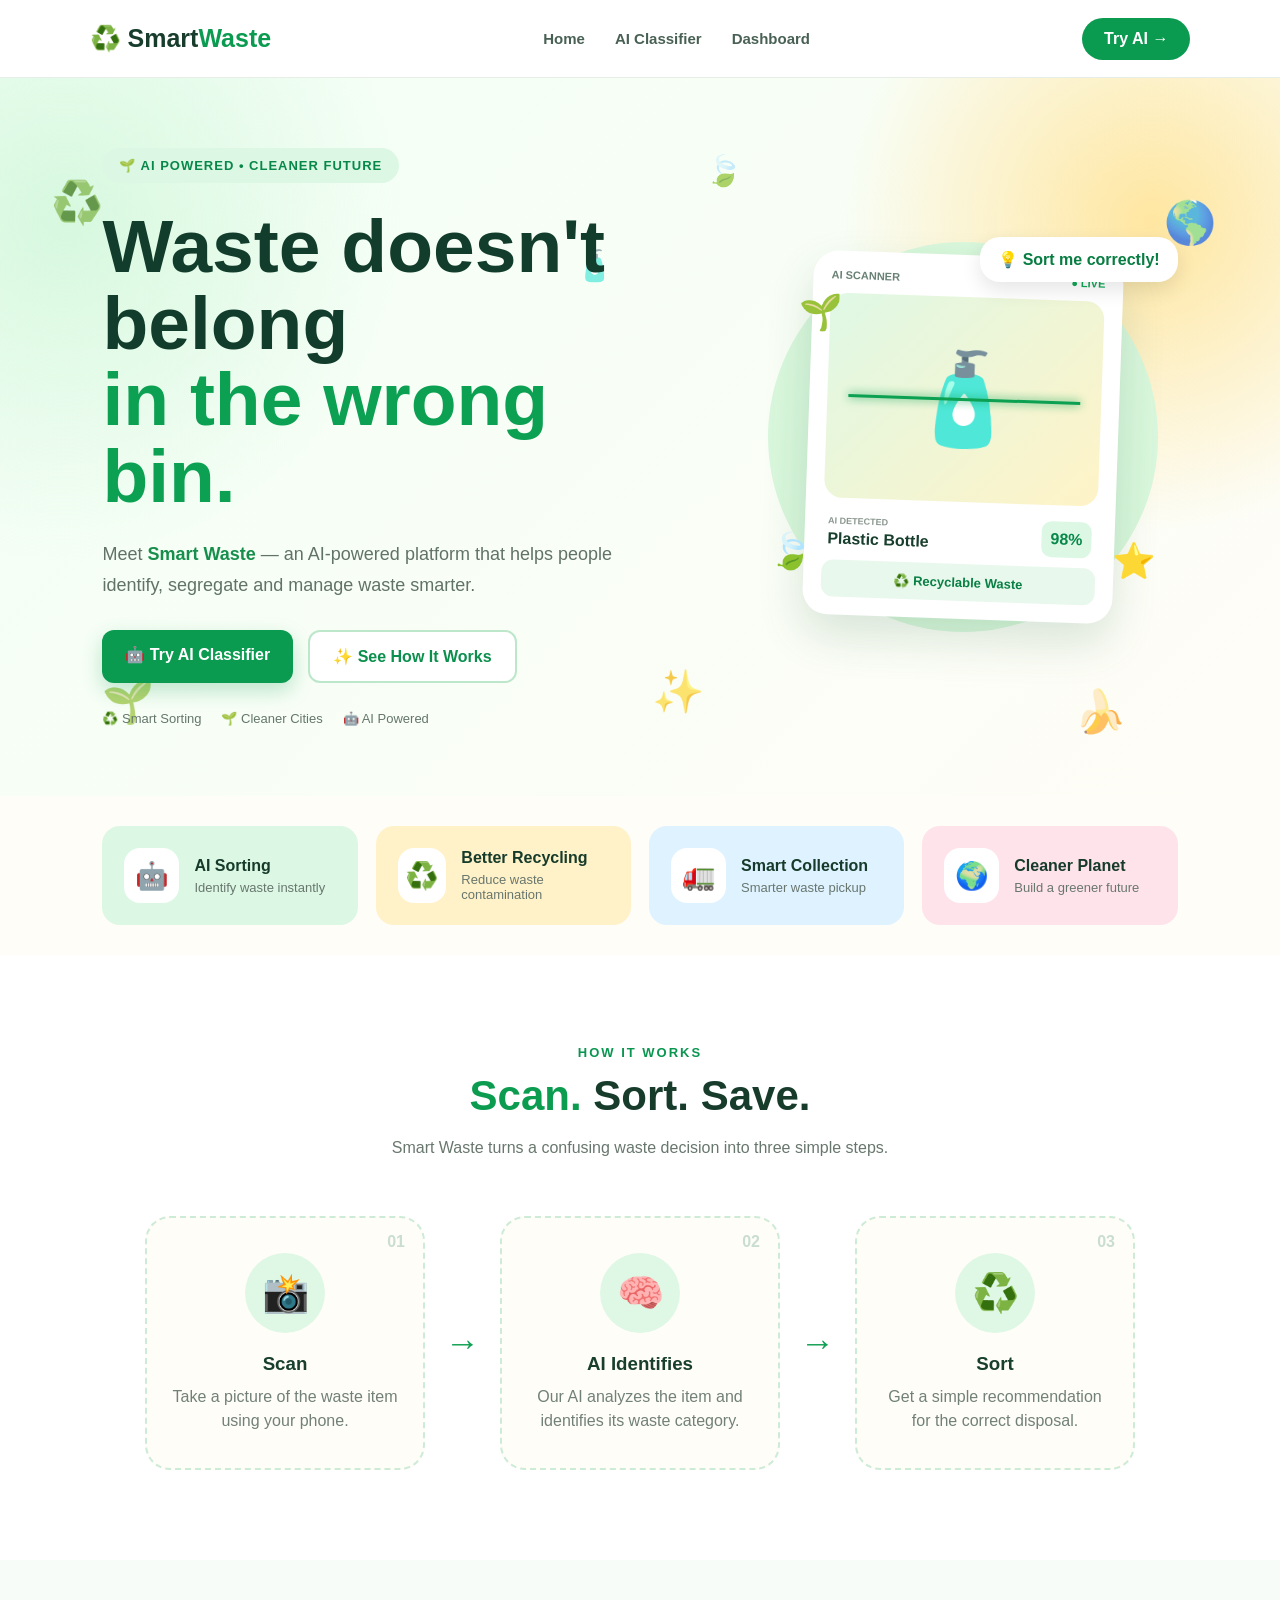
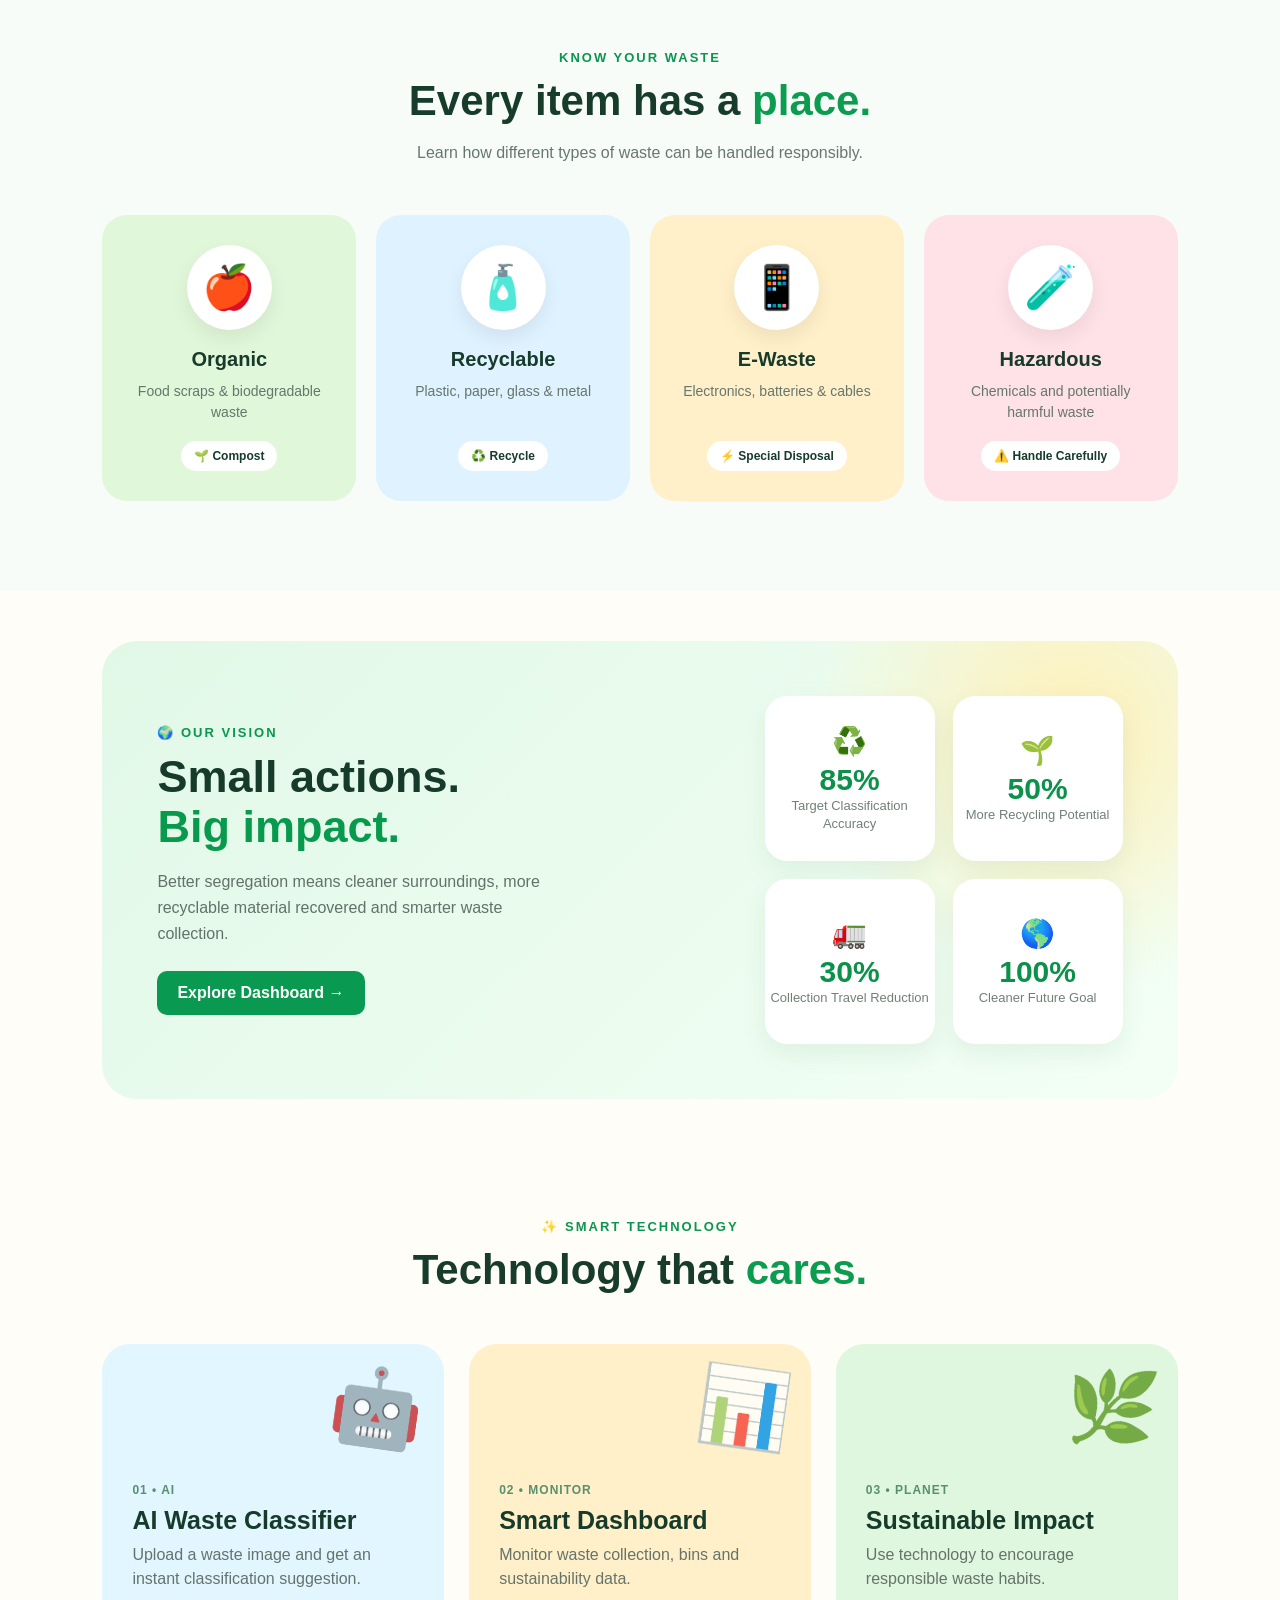
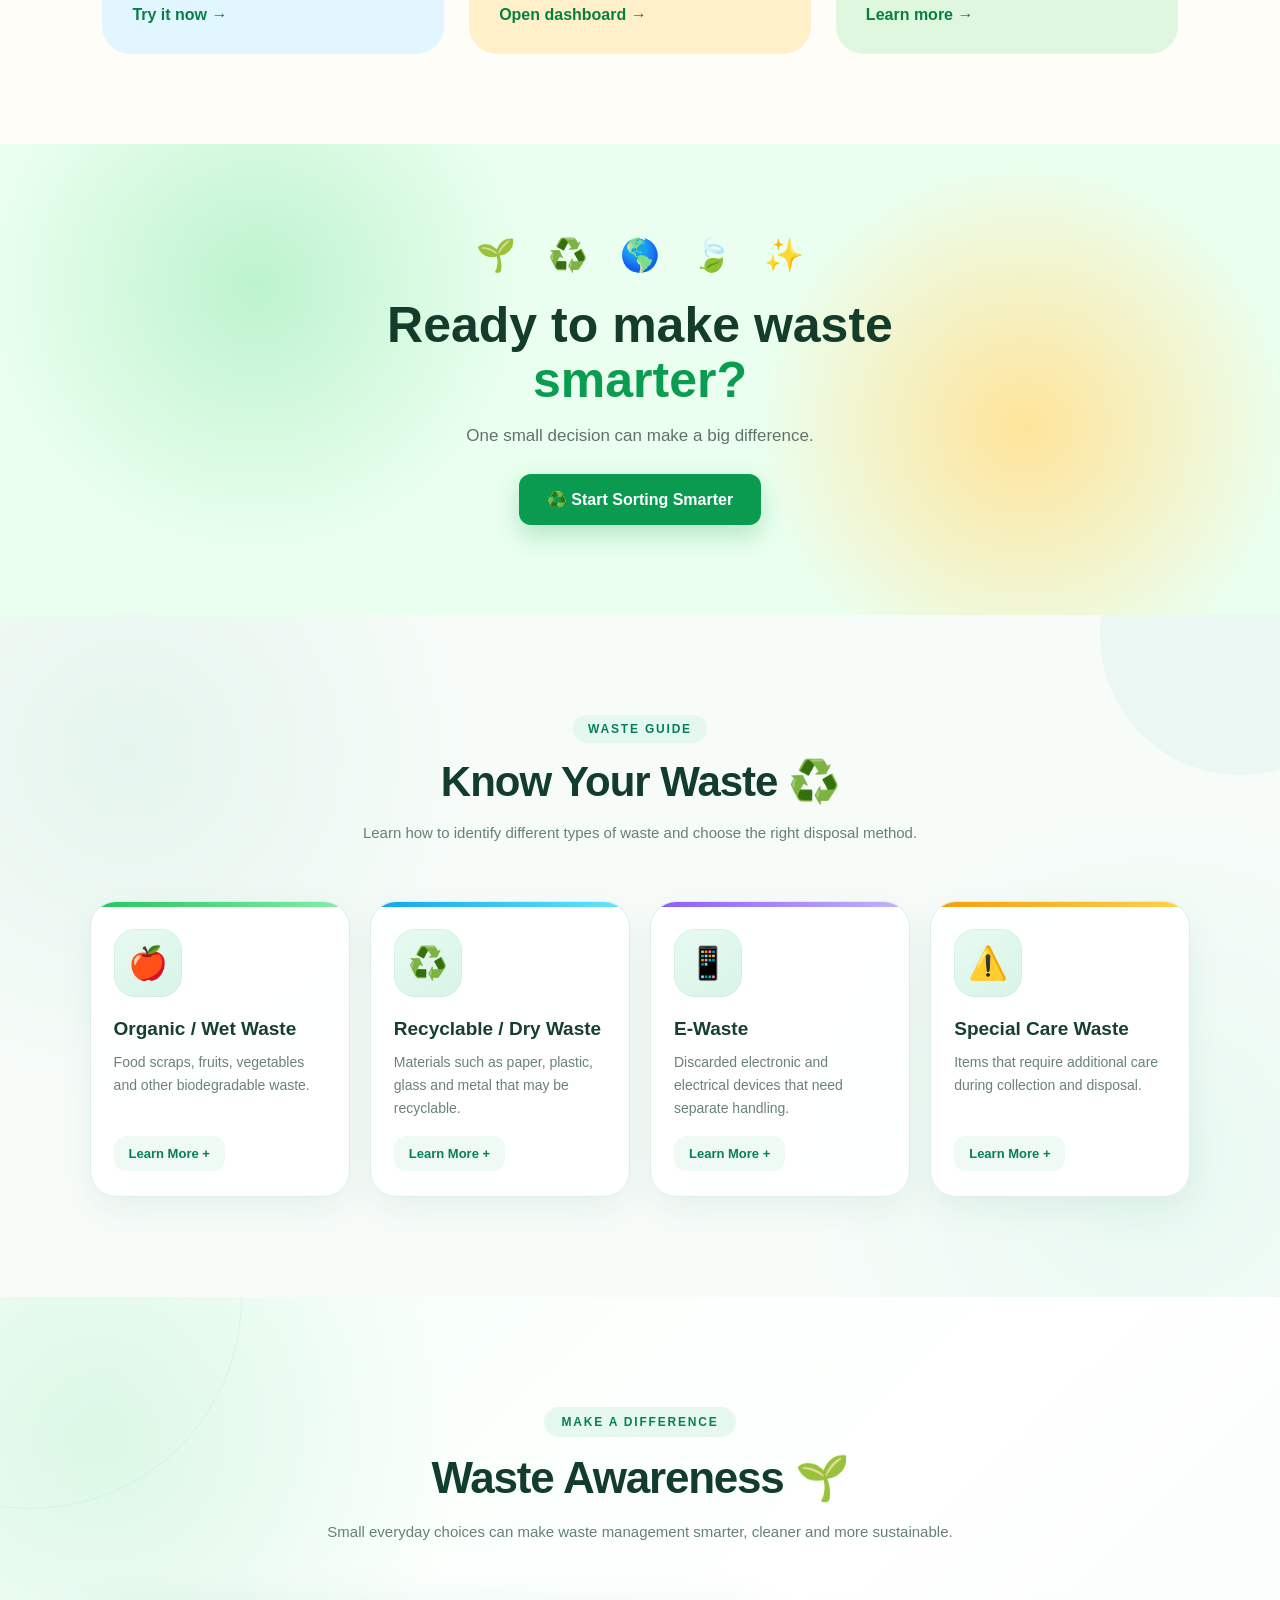
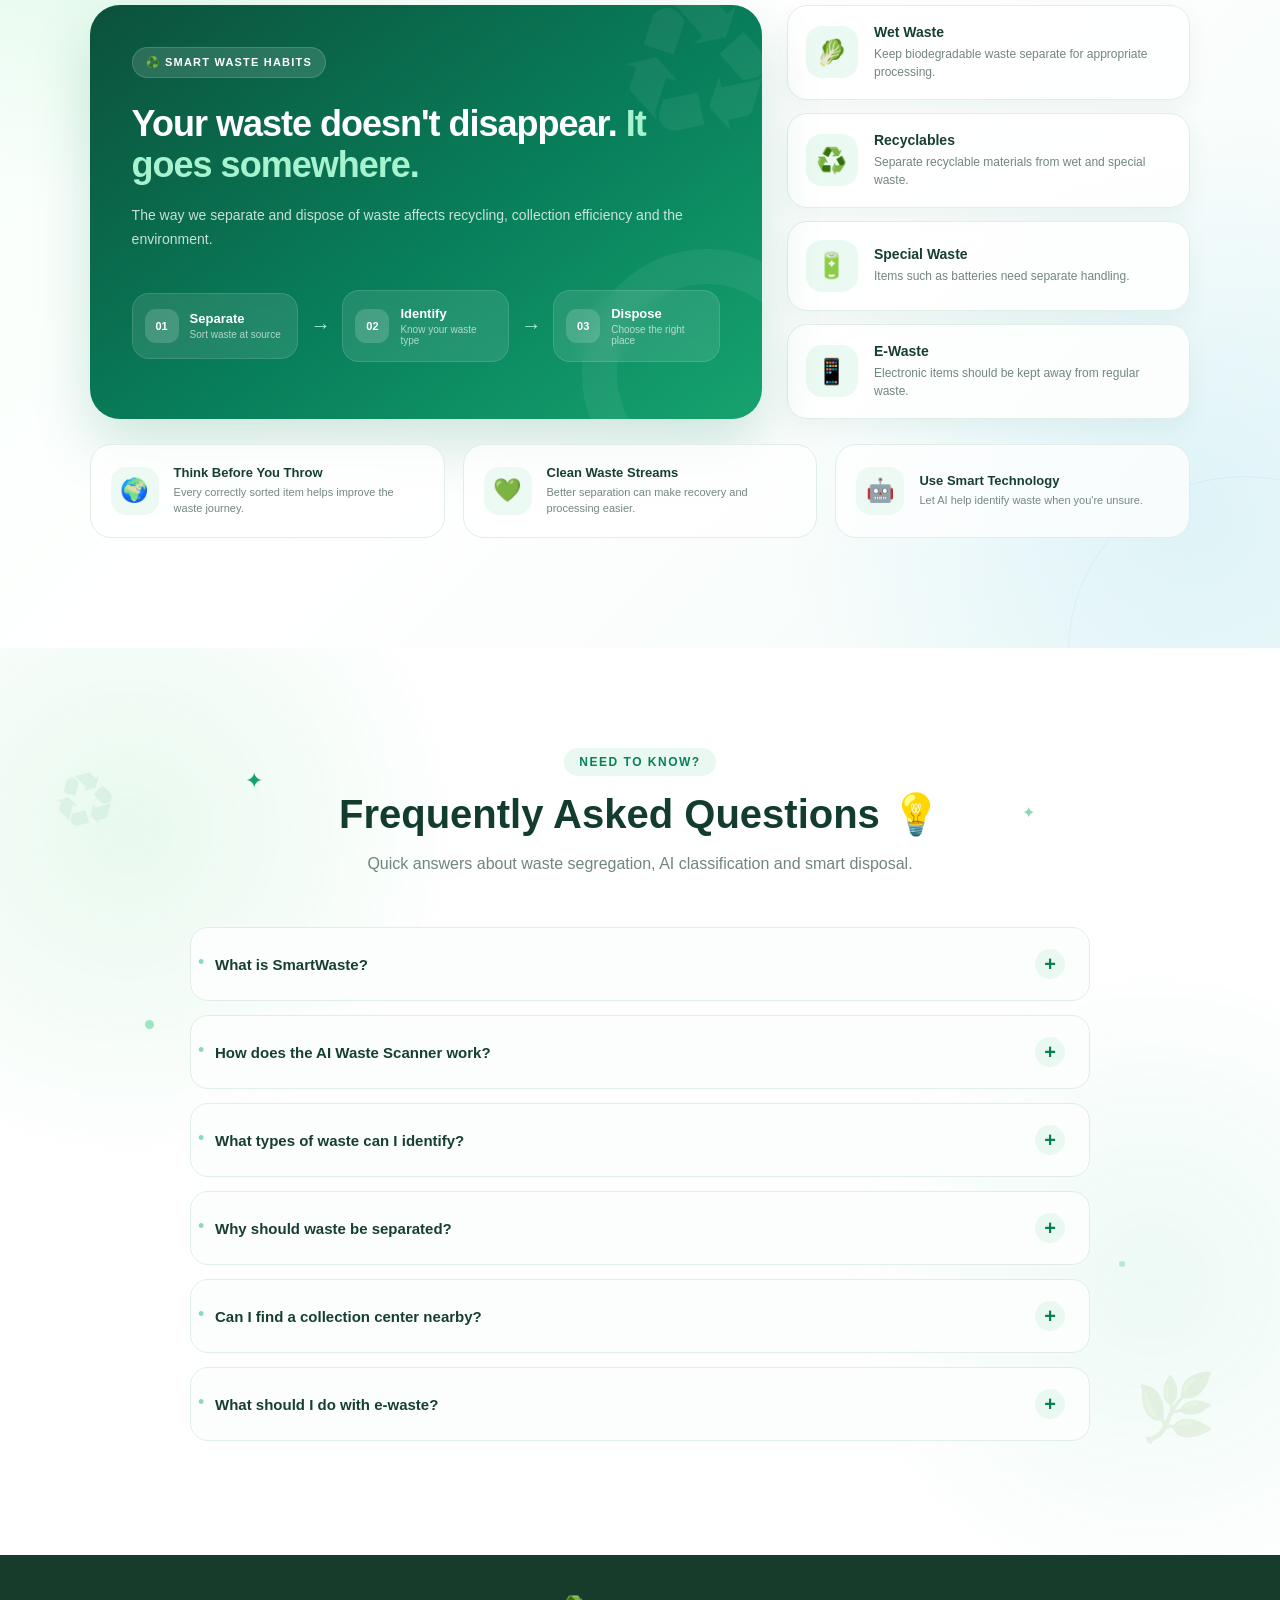
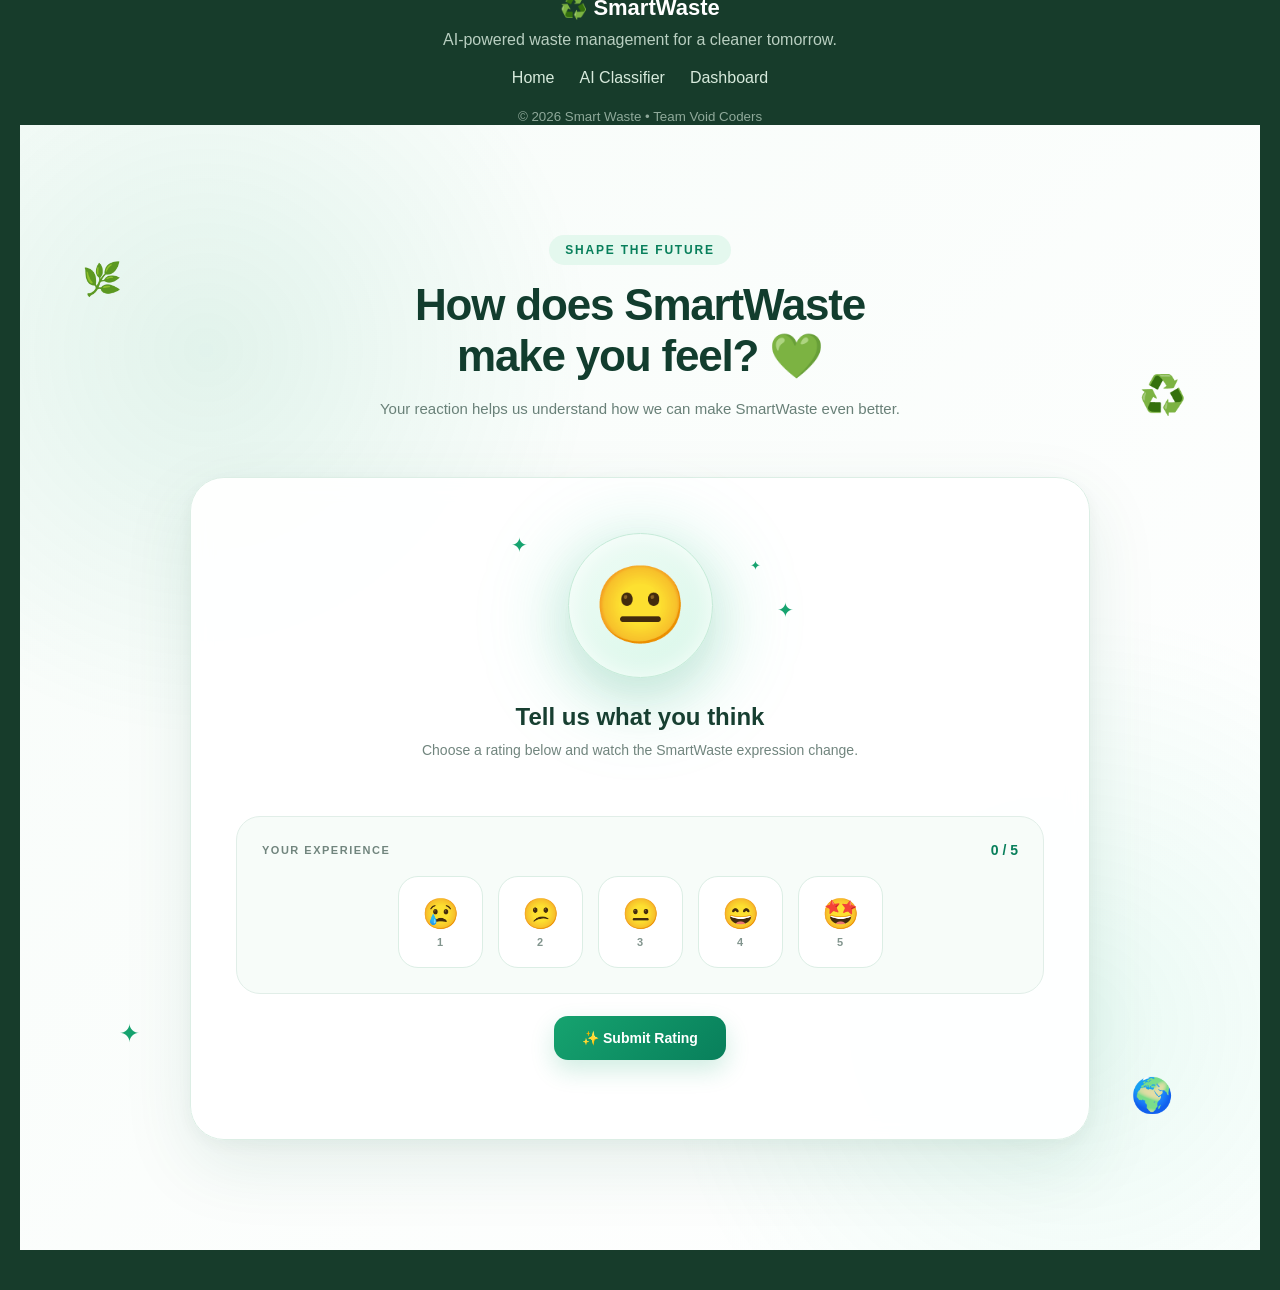
<file: index.html>
<!DOCTYPE html>
<html lang="en">

<head>
    <meta charset="UTF-8">
    <meta name="viewport" content="width=device-width, initial-scale=1.0">

    <title>Smart Waste | AI Powered Waste Management</title>

    <link rel="stylesheet" href="style.css">
</head>

<body>

    <!-- NAVBAR -->

    <header>

        <div class="logo">
            ♻️ <span>Smart</span>Waste
        </div>

        <nav>
            <a href="index.html">Home</a>
            <a href="classifier.html">AI Classifier</a>
            <a href="dashboard.html">Dashboard</a>
        </nav>

        <a href="classifier.html" class="nav-button">
            Try AI →
        </a>

    </header>


    <!-- HERO -->

    <section class="hero">

        <!-- Floating doodles -->

        <div class="doodle doodle-1">♻️</div>
        <div class="doodle doodle-2">🌱</div>
        <div class="doodle doodle-3">🍃</div>
        <div class="doodle doodle-4">✨</div>
        <div class="doodle doodle-5">🌎</div>
        <div class="doodle doodle-6">🍌</div>
        <div class="doodle doodle-7">🧴</div>

        <div class="hero-content">

            <div class="small-badge">
                🌱 AI POWERED • CLEANER FUTURE
            </div>

            <h1>
                Waste doesn't belong<br>
                <span>in the wrong bin.</span>
            </h1>

            <p>
                Meet <strong>Smart Waste</strong> — an AI-powered platform
                that helps people identify, segregate and manage waste
                smarter.
            </p>

            <div class="hero-buttons">

                <a href="classifier.html" class="primary-button">
                    🤖 Try AI Classifier
                </a>

                <a href="#how-it-works" class="secondary-button">
                    ✨ See How It Works
                </a>

            </div>

            <div class="hero-trust">
                <span>♻️ Smart Sorting</span>
                <span>🌱 Cleaner Cities</span>
                <span>🤖 AI Powered</span>
            </div>

        </div>


        <!-- HERO ILLUSTRATION -->

        <div class="waste-illustration">

            <div class="speech-bubble">
                💡 Sort me correctly!
            </div>

            <div class="scan-card">

                <div class="scan-top">
                    <span>AI SCANNER</span>
                    <span class="online">● LIVE</span>
                </div>

                <div class="scan-image">
                    🧴

                    <div class="scan-line"></div>
                </div>

                <div class="scan-result">
                    <div>
                        <small>AI DETECTED</small>
                        <strong>Plastic Bottle</strong>
                    </div>

                    <div class="confidence">
                        98%
                    </div>
                </div>

                <div class="bin-suggestion">
                    ♻️ Recyclable Waste
                </div>

            </div>

            <div class="mini-doodle mini-1">
                🍃
            </div>

            <div class="mini-doodle mini-2">
                ⭐
            </div>

            <div class="mini-doodle mini-3">
                🌱
            </div>

        </div>

    </section>


    <!-- QUICK FEATURES -->

    <section class="quick-features">

        <div class="quick-card green">
            <div class="quick-icon">🤖</div>

            <div>
                <h3>AI Sorting</h3>
                <p>Identify waste instantly</p>
            </div>
        </div>


        <div class="quick-card yellow">
            <div class="quick-icon">♻️</div>

            <div>
                <h3>Better Recycling</h3>
                <p>Reduce waste contamination</p>
            </div>
        </div>


        <div class="quick-card blue">
            <div class="quick-icon">🚛</div>

            <div>
                <h3>Smart Collection</h3>
                <p>Smarter waste pickup</p>
            </div>
        </div>


        <div class="quick-card pink">
            <div class="quick-icon">🌍</div>

            <div>
                <h3>Cleaner Planet</h3>
                <p>Build a greener future</p>
            </div>
        </div>

    </section>


    <!-- HOW IT WORKS -->

    <section class="how-section" id="how-it-works">

        <div class="section-title">

            <div class="title-label">
                HOW IT WORKS
            </div>

            <h2>
                <span>Scan.</span> Sort. Save.
            </h2>

            <p>
                Smart Waste turns a confusing waste decision
                into three simple steps.
            </p>

        </div>


        <div class="steps">

            <div class="step-card">

                <div class="step-number">01</div>

                <div class="step-icon">
                    📸
                </div>

                <h3>
                    Scan
                </h3>

                <p>
                    Take a picture of the waste item
                    using your phone.
                </p>

            </div>


            <div class="arrow">
                →
            </div>


            <div class="step-card">

                <div class="step-number">02</div>

                <div class="step-icon">
                    🧠
                </div>

                <h3>
                    AI Identifies
                </h3>

                <p>
                    Our AI analyzes the item and
                    identifies its waste category.
                </p>

            </div>


            <div class="arrow">
                →
            </div>


            <div class="step-card">

                <div class="step-number">03</div>

                <div class="step-icon">
                    ♻️
                </div>

                <h3>
                    Sort
                </h3>

                <p>
                    Get a simple recommendation
                    for the correct disposal.
                </p>

            </div>

        </div>

    </section>


    <!-- WASTE CATEGORIES -->

    <section class="waste-section">

        <div class="section-title">

            <div class="title-label">
                KNOW YOUR WASTE
            </div>

            <h2>
                Every item has a <span>place.</span>
            </h2>

            <p>
                Learn how different types of waste can be
                handled responsibly.
            </p>

        </div>


        <div class="waste-grid">

            <div class="waste-card organic">

                <div class="waste-emoji">
                    🍎
                </div>

                <h3>
                    Organic
                </h3>

                <p>
                    Food scraps & biodegradable waste
                </p>

                <span>
                    🌱 Compost
                </span>

            </div>


            <div class="waste-card recyclable">

                <div class="waste-emoji">
                    🧴
                </div>

                <h3>
                    Recyclable
                </h3>

                <p>
                    Plastic, paper, glass & metal
                </p>

                <span>
                    ♻️ Recycle
                </span>

            </div>


            <div class="waste-card electronic">

                <div class="waste-emoji">
                    📱
                </div>

                <h3>
                    E-Waste
                </h3>

                <p>
                    Electronics, batteries & cables
                </p>

                <span>
                    ⚡ Special Disposal
                </span>

            </div>


            <div class="waste-card hazardous">

                <div class="waste-emoji">
                    🧪
                </div>

                <h3>
                    Hazardous
                </h3>

                <p>
                    Chemicals and potentially harmful waste
                </p>

                <span>
                    ⚠️ Handle Carefully
                </span>

            </div>

        </div>

    </section>


    <!-- IMPACT -->

    <section class="impact-section">

        <div class="impact-left">

            <div class="title-label">
                🌍 OUR VISION
            </div>

            <h2>
                Small actions.<br>
                <span>Big impact.</span>
            </h2>

            <p>
                Better segregation means cleaner surroundings,
                more recyclable material recovered and smarter
                waste collection.
            </p>

            <a href="dashboard.html" class="impact-button">
                Explore Dashboard →
            </a>

        </div>


        <div class="impact-stats">

            <div class="stat">
                <div class="stat-icon">
                    ♻️
                </div>

                <strong>85%</strong>

                <span>
                    Target Classification
                    Accuracy
                </span>
            </div>


            <div class="stat">
                <div class="stat-icon">
                    🌱
                </div>

                <strong>50%</strong>

                <span>
                    More Recycling
                    Potential
                </span>
            </div>


            <div class="stat">
                <div class="stat-icon">
                    🚛
                </div>

                <strong>30%</strong>

                <span>
                    Collection Travel
                    Reduction
                </span>
            </div>


            <div class="stat">
                <div class="stat-icon">
                    🌎
                </div>

                <strong>100%</strong>

                <span>
                    Cleaner Future
                    Goal
                </span>
            </div>

        </div>

    </section>


    <!-- SMART FEATURES -->

    <section class="feature-section">

        <div class="section-title">

            <div class="title-label">
                ✨ SMART TECHNOLOGY
            </div>

            <h2>
                Technology that <span>cares.</span>
            </h2>

        </div>


        <div class="feature-grid">


            <div class="big-feature ai-feature">

                <div class="feature-doodle">
                    🤖
                </div>

                <div class="feature-content">

                    <span>
                        01 • AI
                    </span>

                    <h3>
                        AI Waste Classifier
                    </h3>

                    <p>
                        Upload a waste image and get an
                        instant classification suggestion.
                    </p>

                    <a href="classifier.html">
                        Try it now →
                    </a>

                </div>

            </div>


            <div class="big-feature dashboard-feature">

                <div class="feature-doodle">
                    📊
                </div>

                <div class="feature-content">

                    <span>
                        02 • MONITOR
                    </span>

                    <h3>
                        Smart Dashboard
                    </h3>

                    <p>
                        Monitor waste collection,
                        bins and sustainability data.
                    </p>

                    <a href="dashboard.html">
                        Open dashboard →
                    </a>

                </div>

            </div>


            <div class="big-feature green-feature">

                <div class="feature-doodle">
                    🌿
                </div>

                <div class="feature-content">

                    <span>
                        03 • PLANET
                    </span>

                    <h3>
                        Sustainable Impact
                    </h3>

                    <p>
                        Use technology to encourage
                        responsible waste habits.
                    </p>

                    <a href="#">
                        Learn more →
                    </a>

                </div>

            </div>

        </div>

    </section>


    <!-- FINAL CTA -->

    <section class="final-section">

        <div class="final-doodles">
            🌱　♻️　🌎　🍃　✨
        </div>

        <h2>
            Ready to make waste<br>
            <span>smarter?</span>
        </h2>

        <p>
            One small decision can make a big difference.
        </p>

        <a href="classifier.html" class="final-button">
            ♻️ Start Sorting Smarter
        </a>

    </section>


    <!-- FOOTER -->
     <!-- KNOW YOUR WASTE -->
<section class="know-waste-section">

    <div class="section-heading">
        <span>WASTE GUIDE</span>
        <h2>Know Your Waste ♻️</h2>
        <p>
            Learn how to identify different types of waste
            and choose the right disposal method.
        </p>
    </div>

    <div class="waste-guide-grid">

        <div class="waste-guide-card">
            <div class="waste-guide-icon">🍎</div>
            <h3>Organic / Wet Waste</h3>
            <p>
                Food scraps, fruits, vegetables and other
                biodegradable waste.
            </p>
            <button onclick="toggleWasteInfo(this)">
                Learn More +
            </button>

            <div class="waste-extra">
                <strong>Examples:</strong>
                Food waste, fruit peels, vegetables,
                garden waste.
                <br><br>
                <strong>Tip:</strong>
                Keep wet waste separate for composting
                or appropriate organic processing.
            </div>
        </div>


        <div class="waste-guide-card">
            <div class="waste-guide-icon">♻️</div>
            <h3>Recyclable / Dry Waste</h3>
            <p>
                Materials such as paper, plastic, glass
                and metal that may be recyclable.
            </p>
            <button onclick="toggleWasteInfo(this)">
                Learn More +
            </button>

            <div class="waste-extra">
                <strong>Examples:</strong>
                Paper, cardboard, plastic bottles,
                cans and glass containers.
                <br><br>
                <strong>Tip:</strong>
                Keep recyclable materials reasonably clean
                and separated from wet waste.
            </div>
        </div>


        <div class="waste-guide-card">
            <div class="waste-guide-icon">📱</div>
            <h3>E-Waste</h3>
            <p>
                Discarded electronic and electrical
                devices that need separate handling.
            </p>
            <button onclick="toggleWasteInfo(this)">
                Learn More +
            </button>

            <div class="waste-extra">
                <strong>Examples:</strong>
                Phones, laptops, keyboards, monitors
                and other electronic devices.
                <br><br>
                <strong>Tip:</strong>
                Keep electronic items separate from
                ordinary household waste.
            </div>
        </div>


        <div class="waste-guide-card">
            <div class="waste-guide-icon">⚠️</div>
            <h3>Special Care Waste</h3>
            <p>
                Items that require additional care during
                collection and disposal.
            </p>
            <button onclick="toggleWasteInfo(this)">
                Learn More +
            </button>

            <div class="waste-extra">
                <strong>Examples:</strong>
                Batteries and other items requiring
                special disposal guidance.
                <br><br>
                <strong>Tip:</strong>
                Keep these items separate and follow
                local authorized disposal guidance.
            </div>
        </div>

    </div>

</section>
<!-- WASTE AWARENESS -->
<section class="awareness-section">

    <div class="awareness-heading">
        <span>MAKE A DIFFERENCE</span>
        <h2>Waste Awareness 🌱</h2>
        <p>
            Small everyday choices can make waste management
            smarter, cleaner and more sustainable.
        </p>
    </div>

    <div class="awareness-layout">

        <div class="awareness-main-card">

            <div class="awareness-badge">
                ♻️ SMART WASTE HABITS
            </div>

            <h3>
                Your waste doesn't disappear.
                <span>It goes somewhere.</span>
            </h3>

            <p>
                The way we separate and dispose of waste affects
                recycling, collection efficiency and the environment.
            </p>

            <div class="impact-flow">

                <div class="impact-step">
                    <div class="impact-number">01</div>
                    <div>
                        <strong>Separate</strong>
                        <small>Sort waste at source</small>
                    </div>
                </div>

                <div class="impact-arrow">→</div>

                <div class="impact-step">
                    <div class="impact-number">02</div>
                    <div>
                        <strong>Identify</strong>
                        <small>Know your waste type</small>
                    </div>
                </div>

                <div class="impact-arrow">→</div>

                <div class="impact-step">
                    <div class="impact-number">03</div>
                    <div>
                        <strong>Dispose</strong>
                        <small>Choose the right place</small>
                    </div>
                </div>

            </div>

        </div>


        <div class="awareness-facts">

            <div class="fact-card">
                <div class="fact-icon">🥬</div>
                <div>
                    <strong>Wet Waste</strong>
                    <p>Keep biodegradable waste separate for appropriate processing.</p>
                </div>
            </div>

            <div class="fact-card">
                <div class="fact-icon">♻️</div>
                <div>
                    <strong>Recyclables</strong>
                    <p>Separate recyclable materials from wet and special waste.</p>
                </div>
            </div>

            <div class="fact-card">
                <div class="fact-icon">🔋</div>
                <div>
                    <strong>Special Waste</strong>
                    <p>Items such as batteries need separate handling.</p>
                </div>
            </div>

            <div class="fact-card">
                <div class="fact-icon">📱</div>
                <div>
                    <strong>E-Waste</strong>
                    <p>Electronic items should be kept away from regular waste.</p>
                </div>
            </div>

        </div>

    </div>


    <div class="awareness-bottom">

        <div class="awareness-mini">
            <span>🌍</span>
            <div>
                <strong>Think Before You Throw</strong>
                <p>Every correctly sorted item helps improve the waste journey.</p>
            </div>
        </div>

        <div class="awareness-mini">
            <span>💚</span>
            <div>
                <strong>Clean Waste Streams</strong>
                <p>Better separation can make recovery and processing easier.</p>
            </div>
        </div>

        <div class="awareness-mini">
            <span>🤖</span>
            <div>
                <strong>Use Smart Technology</strong>
                <p>Let AI help identify waste when you're unsure.</p>
            </div>
        </div>

    </div>

</section>
<!-- FAQ SECTION -->
<section class="faq-section">

    <div class="faq-heading">
        <span>NEED TO KNOW?</span>
        <h2>Frequently Asked Questions 💡</h2>
        <p>
            Quick answers about waste segregation,
            AI classification and smart disposal.
        </p>
    </div>

    <div class="faq-container">

        <div class="faq-item">
            <button class="faq-question" onclick="toggleFAQ(this)">
                <span>What is SmartWaste?</span>
                <b>+</b>
            </button>
            <div class="faq-answer">
                SmartWaste is an AI-powered waste management
                platform designed to help identify waste,
                understand its category and find suitable
                collection options.
            </div>
        </div>

        <div class="faq-item">
            <button class="faq-question" onclick="toggleFAQ(this)">
                <span>How does the AI Waste Scanner work?</span>
                <b>+</b>
            </button>
            <div class="faq-answer">
                Upload an image of an item and the AI classifier
                analyzes the image to provide a likely waste
                category and disposal guidance.
            </div>
        </div>

        <div class="faq-item">
            <button class="faq-question" onclick="toggleFAQ(this)">
                <span>What types of waste can I identify?</span>
                <b>+</b>
            </button>
            <div class="faq-answer">
                SmartWaste organizes waste into categories such
                as organic/wet waste, recyclable/dry waste,
                e-waste and special-care waste.
            </div>
        </div>

        <div class="faq-item">
            <button class="faq-question" onclick="toggleFAQ(this)">
                <span>Why should waste be separated?</span>
                <b>+</b>
            </button>
            <div class="faq-answer">
                Separating waste at the source can help keep
                recyclable and organic materials cleaner and
                make subsequent collection and processing easier.
            </div>
        </div>

        <div class="faq-item">
            <button class="faq-question" onclick="toggleFAQ(this)">
                <span>Can I find a collection center nearby?</span>
                <b>+</b>
            </button>
            <div class="faq-answer">
                Yes. After identifying the waste, SmartWaste can
                help you explore suitable nearby collection
                options based on the waste category.
            </div>
        </div>

        <div class="faq-item">
            <button class="faq-question" onclick="toggleFAQ(this)">
                <span>What should I do with e-waste?</span>
                <b>+</b>
            </button>
            <div class="faq-answer">
                Keep electronic items separate from ordinary
                household waste and use appropriate collection
                or recycling facilities.
            </div>
        </div>

    </div>

</section>

    <footer>

        <div class="footer-logo">
            ♻️ SmartWaste
        </div>

        <p>
            AI-powered waste management for a cleaner tomorrow.
        </p>

        <div class="footer-links">

            <a href="index.html">
                Home
            </a>

            <a href="classifier.html">
                AI Classifier
            </a>

            <a href="dashboard.html">
                Dashboard
            </a>

        </div>

        <small>
            © 2026 Smart Waste • Team Void Coders
        </small>
<!-- SMARTWASTE INTERACTIVE FEEDBACK -->
<section class="feedback-section">

    <div class="feedback-doodle doodle-leaf">🌿</div>
    <div class="feedback-doodle doodle-recycle">♻️</div>
    <div class="feedback-doodle doodle-star">✦</div>
    <div class="feedback-doodle doodle-earth">🌍</div>

    <div class="feedback-heading">

        <span>SHAPE THE FUTURE</span>

        <h2>
            How does SmartWaste<br>
            make you feel? 💚
        </h2>

        <p>
            Your reaction helps us understand how we can
            make SmartWaste even better.
        </p>

    </div>


    <!-- INTERACTIVE FEEDBACK CARD -->
    <div class="feedback-experience">

        <!-- EMOJI AREA -->
        <div class="feedback-face-area">

            <div class="face-glow"></div>

            <div class="main-feedback-face" id="feedbackFace">
                😐
            </div>

            <div class="face-sparkle sparkle-one">✦</div>
            <div class="face-sparkle sparkle-two">✦</div>
            <div class="face-sparkle sparkle-three">✦</div>

            <h3 id="feedbackMoodTitle">
                Tell us what you think
            </h3>

            <p id="feedbackMoodText">
                Choose a rating below and watch the
                SmartWaste expression change.
            </p>

        </div>


        <!-- RATING -->
        <div class="rating-area">

            <div class="rating-label">

                <span>YOUR EXPERIENCE</span>

                <strong id="ratingValue">
                    0 / 5
                </strong>

            </div>


            <div class="rating-options">

                <button
                    type="button"
                    class="rating-btn"
                    onclick="selectRating(1, this)">

                    <span>😢</span>
                    <small>1</small>

                </button>


                <button
                    type="button"
                    class="rating-btn"
                    onclick="selectRating(2, this)">

                    <span>😕</span>
                    <small>2</small>

                </button>


                <button
                    type="button"
                    class="rating-btn"
                    onclick="selectRating(3, this)">

                    <span>😐</span>
                    <small>3</small>

                </button>


                <button
                    type="button"
                    class="rating-btn"
                    onclick="selectRating(4, this)">

                    <span>😄</span>
                    <small>4</small>

                </button>


                <button
                    type="button"
                    class="rating-btn"
                    onclick="selectRating(5, this)">

                    <span>🤩</span>
                    <small>5</small>

                </button>

            </div>

        </div>
        <div class="rating-submit-area">

    <button
        type="button"
        class="rating-submit-btn"
        onclick="submitRating()">

        ✨ Submit Rating

    </button>

    <p id="ratingSubmitMessage" class="rating-submit-message"></p>

</div>


        <!-- NEXT PART -->
        <div class="feedback-next" id="feedbackNext">

            <div class="next-divider">
                <span>✦</span>
            </div>

            <h3>
                Your voice can shape SmartWaste 💡
            </h3>

            <p>
                First, tell us what you'd love to see improved.
            </p>

        </div>

    </div>

</section>
    </footer>
<script>

function toggleWasteInfo(button) {
    const card = button.closest(".waste-guide-card");

    card.classList.toggle("active");

    if (card.classList.contains("active")) {
        button.textContent = "Show Less −";
    } else {
        button.textContent = "Learn More +";
    }
}

function toggleFAQ(button) {
    const item = button.closest(".faq-item");

    item.classList.toggle("active");
}

</script>
<script>
/* ==========================================
   SMARTWASTE FEEDBACK - RATING SYSTEM
========================================== */

let selectedRating = 0;

function selectRating(rating, button) {

    selectedRating = rating;

    // Remove previous selection
    document.querySelectorAll(".rating-btn").forEach(function(btn) {
        btn.classList.remove("selected");
    });

    // Highlight selected rating
    button.classList.add("selected");

    // Rating information
    const ratingData = {

        1: {
            emoji: "😢",
            title: "We'll do better. 💚",
            text: "Your feedback shows us where SmartWaste can improve."
        },

        2: {
            emoji: "😕",
            title: "We can improve this. 🌱",
            text: "Thanks for being honest. Your feedback matters."
        },

        3: {
            emoji: "😐",
            title: "We're getting there! 💡",
            text: "Your feedback can help us make SmartWaste better."
        },

        4: {
            emoji: "😄",
            title: "Glad you liked it! ♻️",
            text: "We're happy SmartWaste was useful to you."
        },

        5: {
            emoji: "🤩",
            title: "Amazing! You made our day! 🌍💚",
            text: "Thank you for supporting a smarter waste future."
        }

    };

    const data = ratingData[rating];

    // Change main emoji
    const face = document.getElementById("feedbackFace");

    face.textContent = data.emoji;

    face.style.transform = "scale(1.18)";

    setTimeout(function() {
        face.style.transform = "scale(1)";
    }, 300);

    // Change mood title
    document.getElementById("feedbackMoodTitle").textContent =
        data.title;

    // Change mood description
    document.getElementById("feedbackMoodText").textContent =
        data.text;

    // Show rating
    document.getElementById("ratingValue").textContent =
        rating + " / 5";

    // Reveal next section
    document.getElementById("feedbackNext").classList.add("show");
}

function submitRating() {

    const message =
        document.getElementById("ratingSubmitMessage");

    if (selectedRating === 0) {

        message.textContent =
            "Please choose a rating first. 😊";

        return;
    }

    // Save the rating in this browser
    localStorage.setItem(
        "smartWasteRating",
        selectedRating
    );

    message.textContent =
        "🌍💚 Thank you! Your rating has been recorded.";

}
</script>
</script>
</body>

</html>
</file>
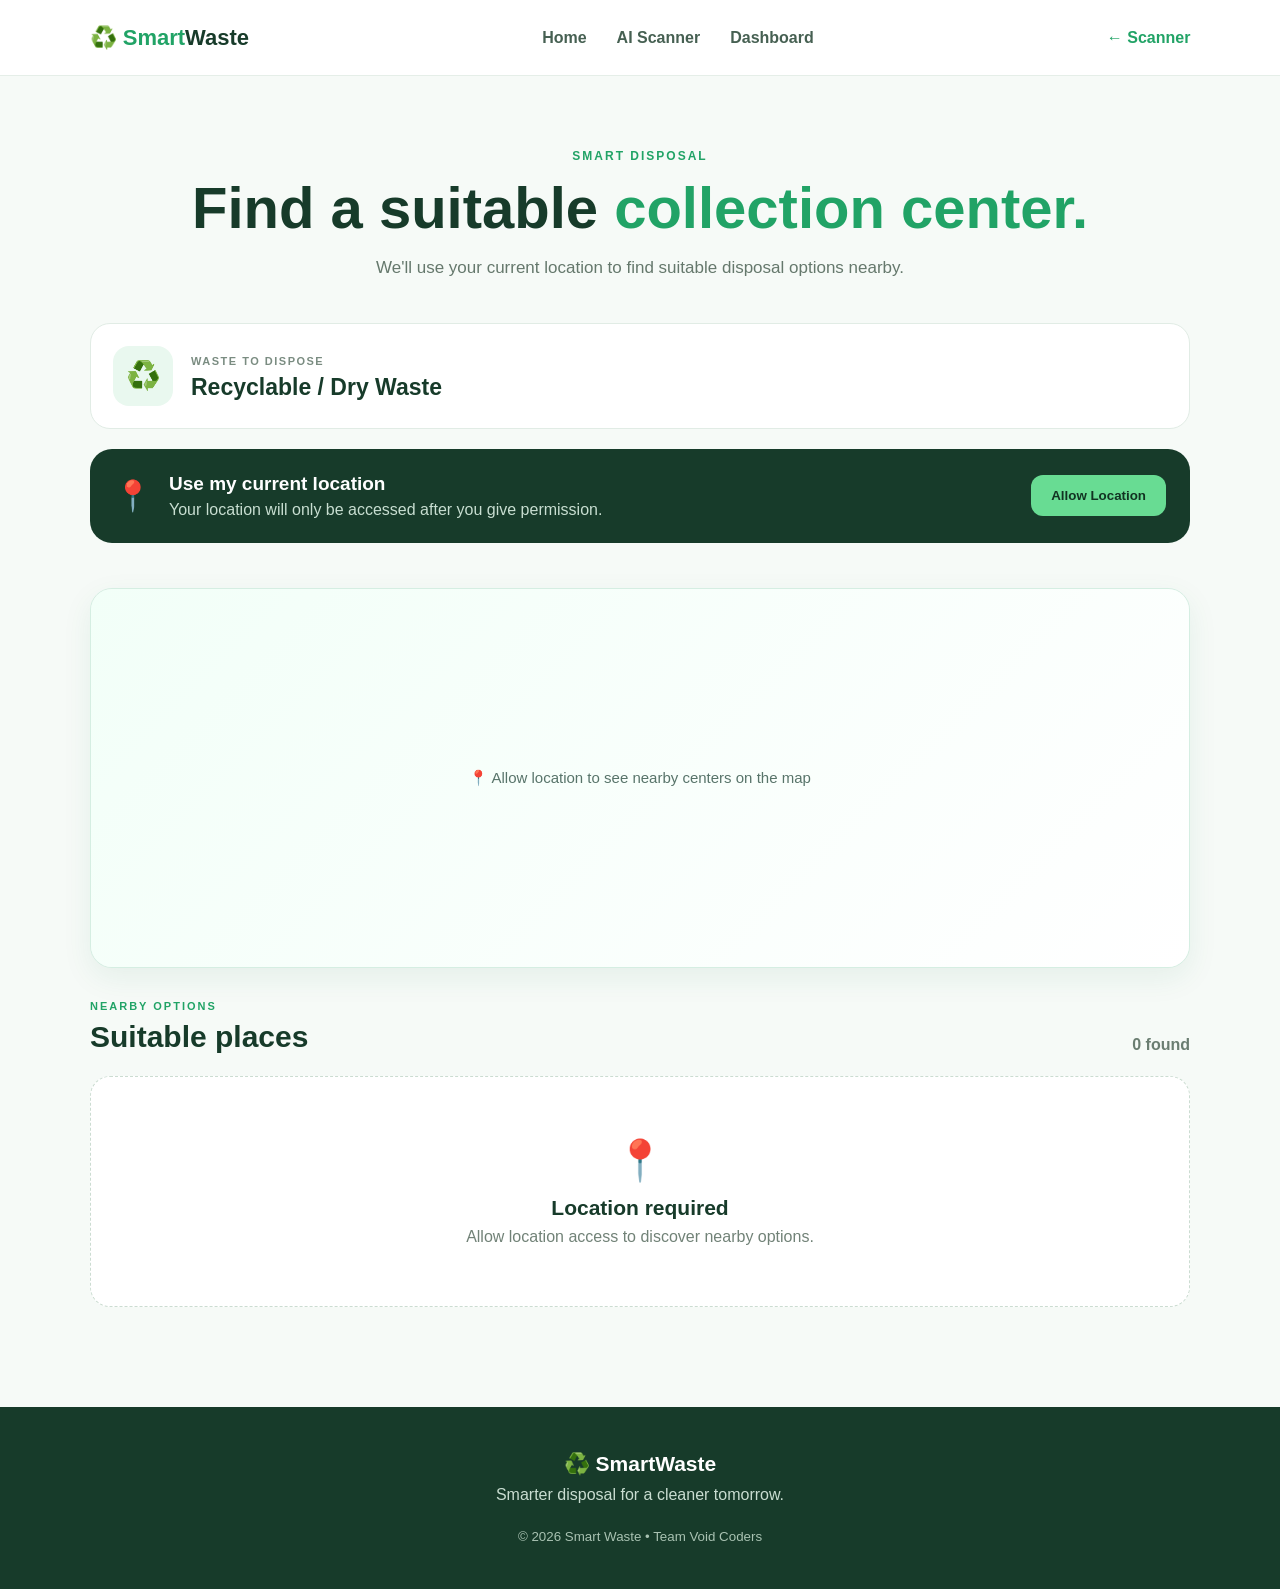
<file: centers.html>
<!DOCTYPE html>
<html lang="en">

<head>

    <meta charset="UTF-8">

    <meta
        name="viewport"
        content="width=device-width, initial-scale=1.0"
    >

    <title>Nearby Collection Centers | SmartWaste</title>

    <link
        rel="stylesheet"
        href="centers.css"
    >

</head>

<body>

    <!-- NAVBAR -->

    <header>

        <div class="logo">
            ♻️ <span>Smart</span>Waste
        </div>

        <nav>

            <a href="index.html">
                Home
            </a>

            <a href="classifier.html">
                AI Scanner
            </a>

            <a href="dashboard.html">
                Dashboard
            </a>

        </nav>

        <a
            href="classifier.html"
            class="back-home"
        >
            ← Scanner
        </a>

    </header>


    <!-- MAIN -->

    <main>

        <section class="centers-page">

            <div class="centers-heading">

                <span class="tiny-label">
                    SMART DISPOSAL
                </span>

                <h1>
                    Find a suitable
                    <span>collection center.</span>
                </h1>

                <p>
                    We'll use your current location to
                    find suitable disposal options nearby.
                </p>

            </div>


            <!-- WASTE INFORMATION -->

            <div class="waste-summary">

                <div class="summary-icon">
                    ♻️
                </div>

                <div>

                    <small>
                        WASTE TO DISPOSE
                    </small>

                    <h2 id="wasteType">
                        Recyclable / Dry Waste
                    </h2>

                </div>

            </div>


            <!-- LOCATION BUTTON -->

            <div class="location-card">

                <div class="location-icon">
                    📍
                </div>

                <div>

                    <h3>
                        Use my current location
                    </h3>

                    <p id="locationMessage">
                        Your location will only be
                        accessed after you give permission.
                    </p>

                </div>

                <button
                    id="locationBtn"
                    type="button"
                >
                    Allow Location
                </button>

            </div>


            <!-- RESULTS -->
            <div id="centersMap" class="centers-map">
    <div class="map-placeholder">
        📍 Allow location to see nearby centers on the map
    </div>
</div>
            <section
                class="centers-results"
                id="centersResults"
            >

                <div class="results-header">

                    <div>

                        <span>
                            NEARBY OPTIONS
                        </span>

                        <h2>
                            Suitable places
                        </h2>

                    </div>

                    <div
                        id="resultCount"
                        class="result-count"
                    >
                        0 found
                    </div>

                </div>


                <!-- CENTER LIST -->

                <div
                    id="centerList"
                    class="center-list"
                >

                    <div class="empty-state">

                        <div>
                            📍
                        </div>

                        <h3>
                            Location required
                        </h3>

                        <p>
                            Allow location access to
                            discover nearby options.
                        </p>

                    </div>

                </div>

            </section>

        </section>

    </main>


    <!-- FOOTER -->

    <footer>

        <div class="footer-logo">
            ♻️ SmartWaste
        </div>

        <p>
            Smarter disposal for a cleaner tomorrow.
        </p>

        <small>
            © 2026 Smart Waste • Team Void Coders
        </small>

    </footer>


    <script>
    (g => {
        var h, a, k,
            p = "The Google Maps JavaScript API",
            c = "google",
            l = "importLibrary",
            q = "__ib__",
            m = document,
            b = window;

        b = b[c] || (b[c] = {});

        var d = b.maps || (b.maps = {}),
            r = new Set,
            e = new URLSearchParams,

            u = () =>
                h ||
                (h = new Promise(async (f, n) => {

                    await (a = m.createElement("script"));

                    e.set(
                        "libraries",
                        [...r] + ""
                    );

                    for (k in g) {
                        e.set(
                            k.replace(
                                /[A-Z]/g,
                                t => "_" + t[0].toLowerCase()
                            ),
                            g[k]
                        );
                    }

                    e.set(
                        "callback",
                        c + ".maps." + q
                    );

                    a.src =
                        `https://maps.${c}apis.com/maps/api/js?${e}`;

                    d[q] = f;

                    a.onerror = () =>
                        n(
                            Error(
                                p + " could not load."
                            )
                        );

                    a.nonce =
                        m.querySelector(
                            "script[nonce]"
                        )?.nonce || "";

                    m.head.append(a);

                }));

        d[l]
            ? console.warn(
                p +
                " only loads once. Ignoring:",
                g
            )
            : d[l] =
                (f, ...n) =>
                    r.add(f) &&
                    u().then(
                        () => d[l](f, ...n)
                    );

    })({

        key: "AIzaSyAjCGqu9JiqD4YZeCDQWYrXa8s9YqTqTkc",
        v: "weekly",
        libraries: ["marker"]

    });
</script>

<script src="centers.js"></script>

</body>

</html>
</file>
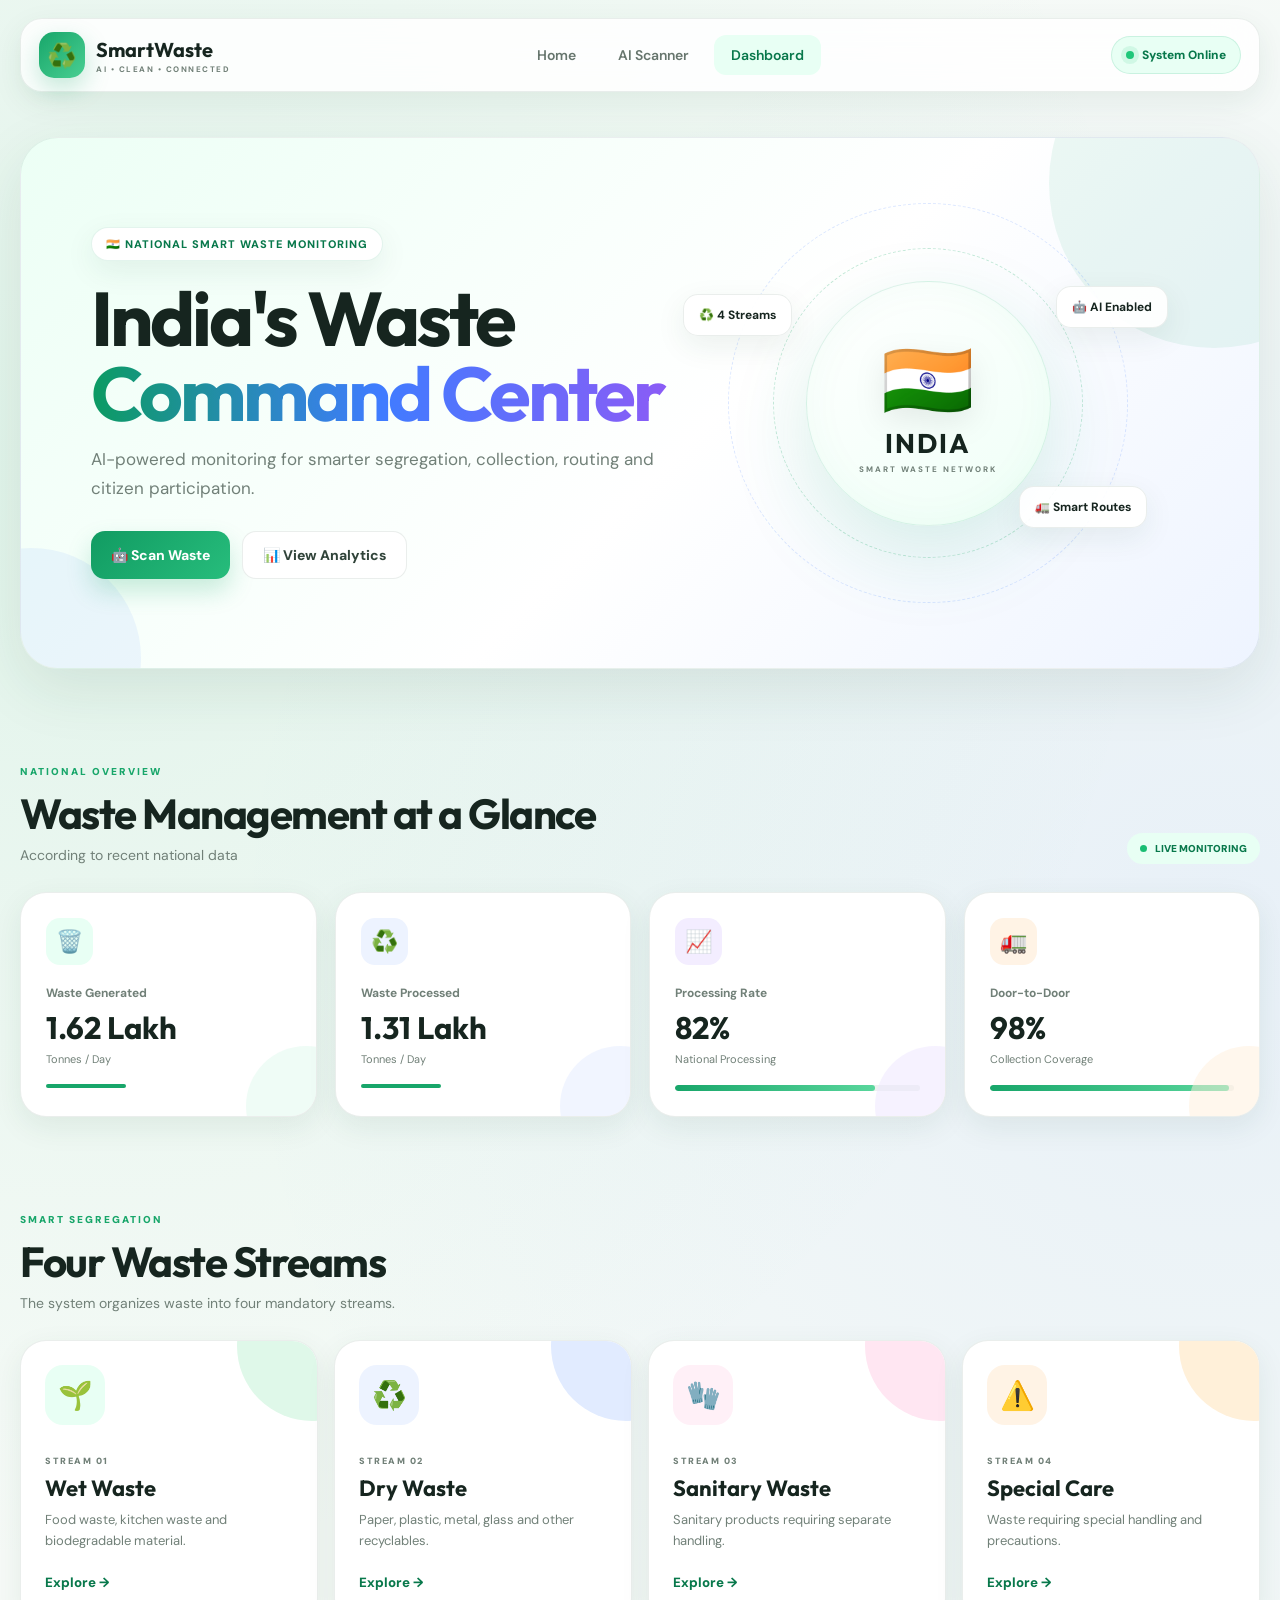
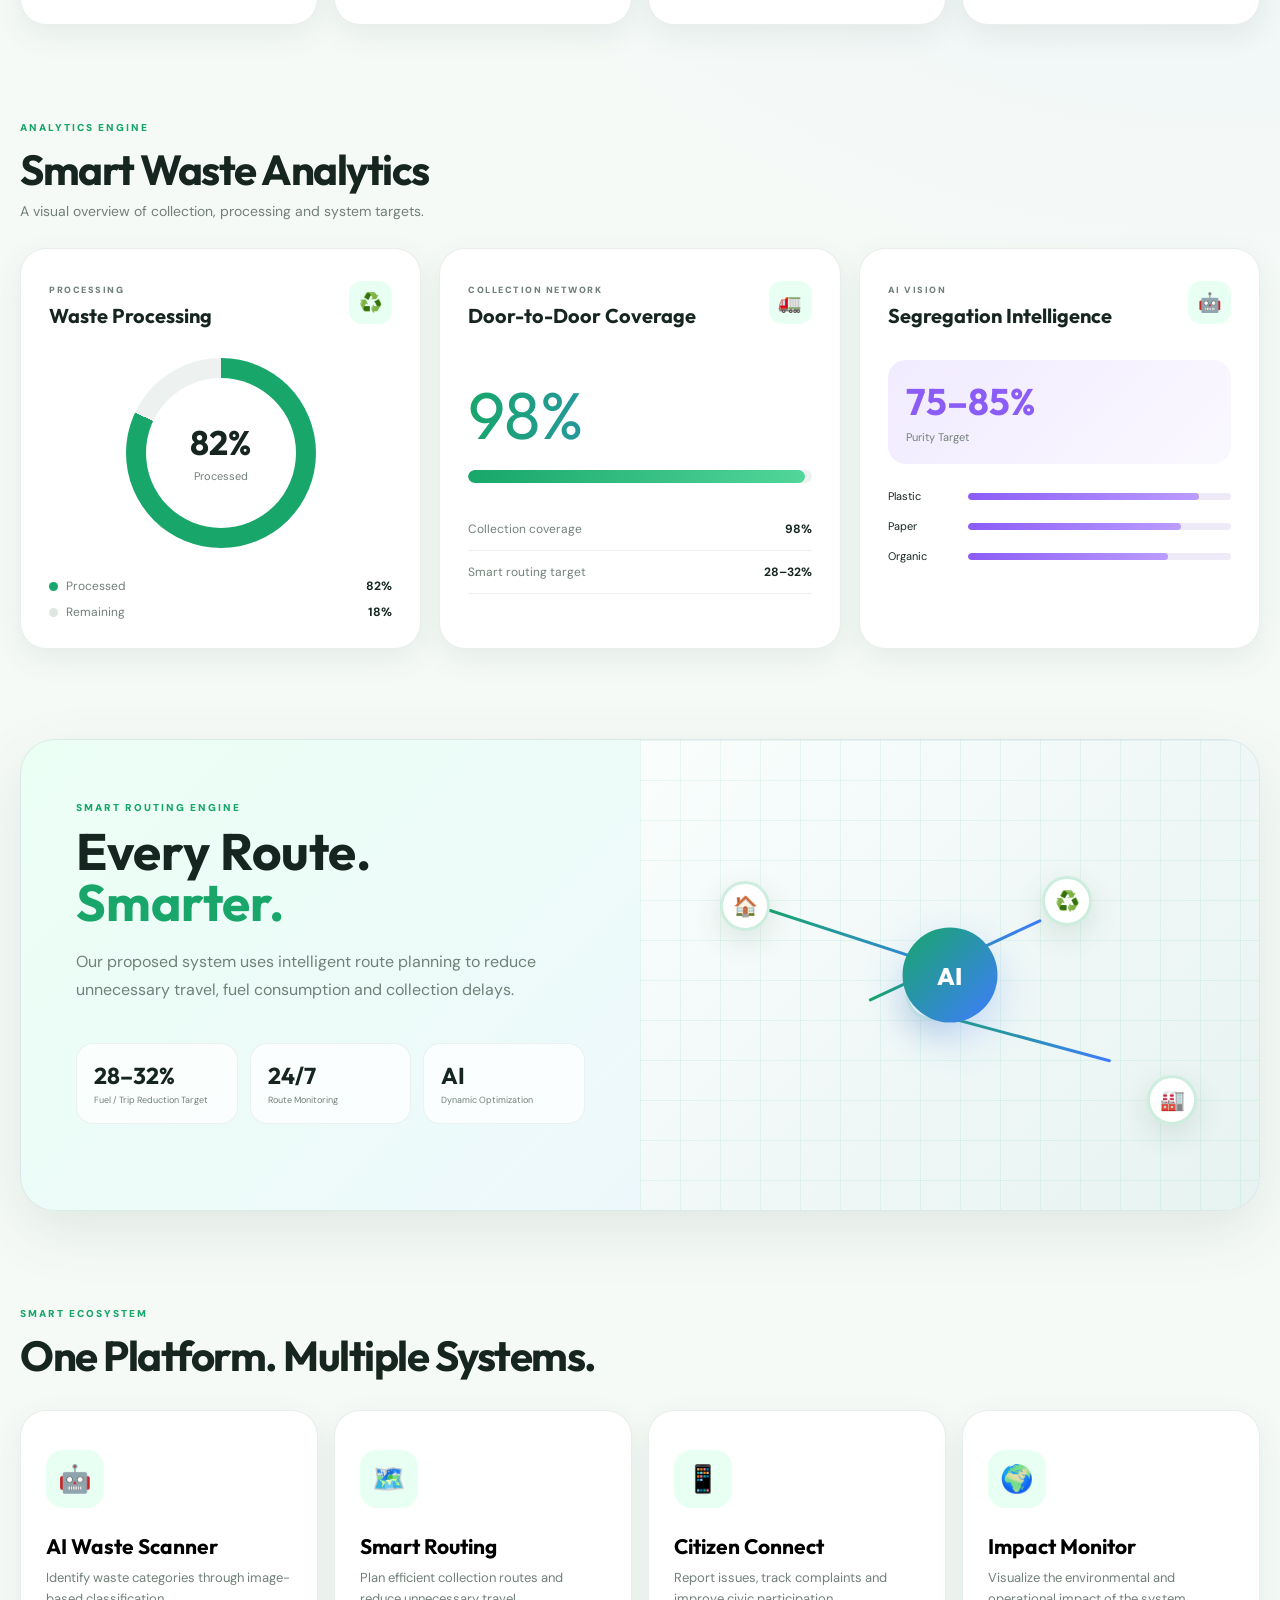
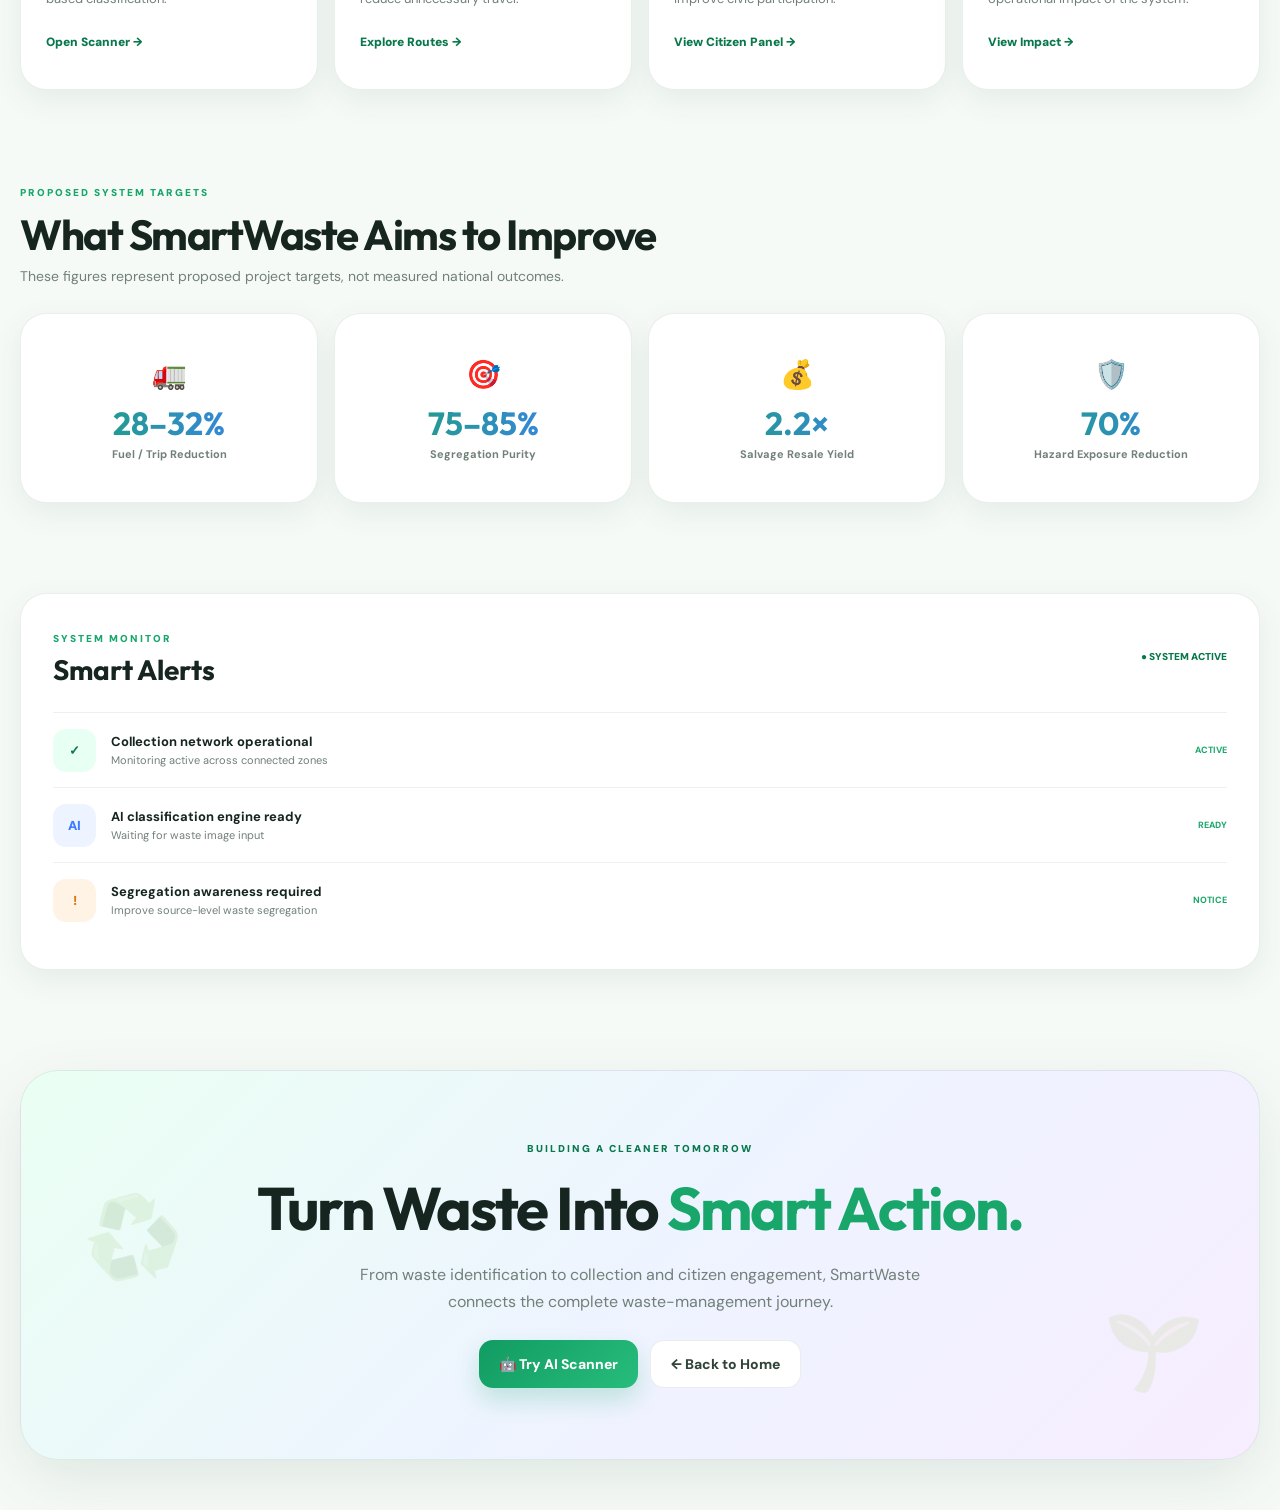
<file: dashboard.html>
<!DOCTYPE html>
<html lang="en">
<head>
    <meta charset="UTF-8">
    <meta name="viewport" content="width=device-width, initial-scale=1.0">

    <title>SmartWaste | India Command Dashboard</title>

    <link rel="stylesheet" href="dashboard.css">

    <link rel="preconnect" href="https://fonts.googleapis.com">
    <link rel="preconnect" href="https://fonts.gstatic.com" crossorigin>
    <link href="https://fonts.googleapis.com/css2?family=DM+Sans:wght@400;500;600;700&family=Outfit:wght@400;500;600;700;800&display=swap" rel="stylesheet">
</head>

<body>

<!-- ================= NAVBAR ================= -->

<header class="navbar">

    <div class="brand">
        <div class="brand-icon">♻️</div>

        <div>
            <h2>SmartWaste</h2>
            <span>AI • CLEAN • CONNECTED</span>
        </div>
    </div>

    <nav>
        <a href="index.html">Home</a>
        <a href="classifier.html">AI Scanner</a>
        <a href="dashboard.html" class="active">Dashboard</a>
    </nav>

    <div class="system-status">
        <span class="status-dot"></span>
        System Online
    </div>

</header>


<!-- ================= DASHBOARD HERO ================= -->

<main>

<section class="dashboard-hero">

    <div class="hero-content">

        <div class="eyebrow">
            🇮🇳 NATIONAL SMART WASTE MONITORING
        </div>

        <h1>
            India's Waste
            <span>Command Center</span>
        </h1>

        <p>
            AI-powered monitoring for smarter segregation,
            collection, routing and citizen participation.
        </p>

        <div class="hero-actions">

            <a href="classifier.html" class="primary-btn">
                🤖 Scan Waste
            </a>

            <button class="secondary-btn" onclick="scrollToSection('analytics')">
                📊 View Analytics
            </button>

        </div>

    </div>


    <!-- INDIA VISUAL -->

    <div class="india-visual">

        <div class="orbit orbit-one"></div>
        <div class="orbit orbit-two"></div>

        <div class="india-circle">

            <div class="india-flag">🇮🇳</div>

            <strong>INDIA</strong>

            <span>SMART WASTE NETWORK</span>

        </div>

        <div class="floating-badge badge-one">
            ♻️ <b>4</b> Streams
        </div>

        <div class="floating-badge badge-two">
            🤖 AI Enabled
        </div>

        <div class="floating-badge badge-three">
            🚛 Smart Routes
        </div>

    </div>

</section>


<!-- ================= NATIONAL DATA ================= -->

<section class="section">

    <div class="section-heading">

        <div>
            <span class="section-label">NATIONAL OVERVIEW</span>

            <h2>Waste Management at a Glance</h2>

            <p>
                According to recent national data
            </p>
        </div>

        <div class="live-pill">
            <span></span>
            LIVE MONITORING
        </div>

    </div>


    <div class="stat-grid">

        <div class="stat-card green">
            <div class="stat-icon">🗑️</div>
            <span>Waste Generated</span>
            <strong>1.62 Lakh</strong>
            <small>Tonnes / Day</small>

            <div class="mini-line"></div>
        </div>


        <div class="stat-card blue">
            <div class="stat-icon">♻️</div>
            <span>Waste Processed</span>
            <strong>1.31 Lakh</strong>
            <small>Tonnes / Day</small>

            <div class="mini-line"></div>
        </div>


        <div class="stat-card purple">
            <div class="stat-icon">📈</div>
            <span>Processing Rate</span>
            <strong>82%</strong>
            <small>National Processing</small>

            <div class="progress">
                <div style="width:82%"></div>
            </div>
        </div>


        <div class="stat-card orange">
            <div class="stat-icon">🚛</div>
            <span>Door-to-Door</span>
            <strong>98%</strong>
            <small>Collection Coverage</small>

            <div class="progress">
                <div style="width:98%"></div>
            </div>
        </div>

    </div>

</section>


<!-- ================= FOUR STREAMS ================= -->

<section class="section">

    <div class="section-heading">

        <div>
            <span class="section-label">SMART SEGREGATION</span>

            <h2>Four Waste Streams</h2>

            <p>
                The system organizes waste into four mandatory streams.
            </p>
        </div>

    </div>


    <div class="stream-grid">

        <div class="stream-card wet">

            <div class="stream-icon">🌱</div>

            <div>
                <span>STREAM 01</span>
                <h3>Wet Waste</h3>
                <p>
                    Food waste, kitchen waste and biodegradable material.
                </p>
            </div>

            <button onclick="showInfo('Wet Waste','Organic waste can be directed toward composting and other biological processing routes.')">
                Explore →
            </button>

        </div>


        <div class="stream-card dry">

            <div class="stream-icon">♻️</div>

            <div>
                <span>STREAM 02</span>
                <h3>Dry Waste</h3>
                <p>
                    Paper, plastic, metal, glass and other recyclables.
                </p>
            </div>

            <button onclick="showInfo('Dry Waste','AI-assisted classification can help identify recyclable materials and improve sorting quality.')">
                Explore →
            </button>

        </div>


        <div class="stream-card sanitary">

            <div class="stream-icon">🧤</div>

            <div>
                <span>STREAM 03</span>
                <h3>Sanitary Waste</h3>
                <p>
                    Sanitary products requiring separate handling.
                </p>
            </div>

            <button onclick="showInfo('Sanitary Waste','Sanitary waste should be kept separate to support safer handling and appropriate treatment.')">
                Explore →
            </button>

        </div>


        <div class="stream-card special">

            <div class="stream-icon">⚠️</div>

            <div>
                <span>STREAM 04</span>
                <h3>Special Care</h3>
                <p>
                    Waste requiring special handling and precautions.
                </p>
            </div>

            <button onclick="showInfo('Special Care Waste','Special-care waste is identified separately so that collection and treatment can follow appropriate safety procedures.')">
                Explore →
            </button>

        </div>

    </div>

</section>


<!-- ================= ANALYTICS ================= -->

<section class="section" id="analytics">

    <div class="section-heading">

        <div>
            <span class="section-label">ANALYTICS ENGINE</span>

            <h2>Smart Waste Analytics</h2>

            <p>
                A visual overview of collection, processing and system targets.
            </p>
        </div>

    </div>


    <div class="analytics-grid">


        <!-- PROCESSING -->

        <div class="analytics-card processing-card">

            <div class="card-title">

                <div>
                    <span>PROCESSING</span>
                    <h3>Waste Processing</h3>
                </div>

                <div class="circle-icon">♻️</div>

            </div>


            <div class="donut">

                <div class="donut-inner">
                    <strong>82%</strong>
                    <span>Processed</span>
                </div>

            </div>


            <div class="legend">

                <div>
                    <span class="legend-dot processed"></span>
                    Processed
                    <b>82%</b>
                </div>

                <div>
                    <span class="legend-dot remaining"></span>
                    Remaining
                    <b>18%</b>
                </div>

            </div>

        </div>


        <!-- COLLECTION -->

        <div class="analytics-card">

            <div class="card-title">

                <div>
                    <span>COLLECTION NETWORK</span>
                    <h3>Door-to-Door Coverage</h3>
                </div>

                <div class="circle-icon">🚛</div>

            </div>


            <div class="big-percentage">
                98%
            </div>

            <div class="large-progress">
                <div style="width:98%"></div>
            </div>

            <div class="metric-row">
                <span>Collection coverage</span>
                <b>98%</b>
            </div>

            <div class="metric-row">
                <span>Smart routing target</span>
                <b>28–32%</b>
            </div>

        </div>


        <!-- AI -->

        <div class="analytics-card ai-card">

            <div class="card-title">

                <div>
                    <span>AI VISION</span>
                    <h3>Segregation Intelligence</h3>
                </div>

                <div class="circle-icon">🤖</div>

            </div>


            <div class="ai-score">
                <strong>75–85%</strong>
                <span>Purity Target</span>
            </div>

            <div class="ai-bars">

                <div>
                    <span>Plastic</span>
                    <div><i style="width:88%"></i></div>
                </div>

                <div>
                    <span>Paper</span>
                    <div><i style="width:81%"></i></div>
                </div>

                <div>
                    <span>Organic</span>
                    <div><i style="width:76%"></i></div>
                </div>

            </div>

        </div>

    </div>

</section>


<!-- ================= SMART ROUTING ================= -->

<section class="section">

    <div class="route-panel">

        <div class="route-content">

            <span class="section-label">SMART ROUTING ENGINE</span>

            <h2>
                Every Route.
                <span>Smarter.</span>
            </h2>

            <p>
                Our proposed system uses intelligent route planning
                to reduce unnecessary travel, fuel consumption and
                collection delays.
            </p>


            <div class="route-stats">

                <div>
                    <strong>28–32%</strong>
                    <span>Fuel / Trip Reduction Target</span>
                </div>

                <div>
                    <strong>24/7</strong>
                    <span>Route Monitoring</span>
                </div>

                <div>
                    <strong>AI</strong>
                    <span>Dynamic Optimization</span>
                </div>

            </div>

        </div>


        <div class="route-map">

            <div class="map-grid"></div>

            <div class="route-line line-a"></div>
            <div class="route-line line-b"></div>
            <div class="route-line line-c"></div>

            <div class="map-node node-a">🏠</div>
            <div class="map-node node-b">🚛</div>
            <div class="map-node node-c">♻️</div>
            <div class="map-node node-d">🏭</div>

            <div class="route-center">
                AI
            </div>

        </div>

    </div>

</section>


<!-- ================= SYSTEM FEATURES ================= -->

<section class="section">

    <div class="section-heading">

        <div>
            <span class="section-label">SMART ECOSYSTEM</span>
            <h2>One Platform. Multiple Systems.</h2>
        </div>

    </div>


    <div class="feature-grid">

        <button class="feature-card" onclick="showInfo('AI Waste Scanner','Upload a waste image and the prototype demonstrates AI-assisted waste classification and disposal guidance.')">

            <div class="feature-icon">🤖</div>

            <h3>AI Waste Scanner</h3>

            <p>
                Identify waste categories through image-based classification.
            </p>

            <span>Open Scanner →</span>

        </button>


        <button class="feature-card" onclick="showInfo('Smart Routing','The proposed routing module can use collection locations and vehicle availability to generate optimized routes.')">

            <div class="feature-icon">🗺️</div>

            <h3>Smart Routing</h3>

            <p>
                Plan efficient collection routes and reduce unnecessary travel.
            </p>

            <span>Explore Routes →</span>

        </button>


        <button class="feature-card" onclick="showInfo('Citizen Connect','Citizens can report waste-related problems and monitor grievance status through the proposed system.')">

            <div class="feature-icon">📱</div>

            <h3>Citizen Connect</h3>

            <p>
                Report issues, track complaints and improve civic participation.
            </p>

            <span>View Citizen Panel →</span>

        </button>


        <button class="feature-card" onclick="showInfo('Impact Monitor','Track environmental and operational indicators such as processing, recovery and route efficiency.')">

            <div class="feature-icon">🌍</div>

            <h3>Impact Monitor</h3>

            <p>
                Visualize the environmental and operational impact of the system.
            </p>

            <span>View Impact →</span>

        </button>

    </div>

</section>


<!-- ================= PROJECT TARGETS ================= -->

<section class="section">

    <div class="section-heading">

        <div>
            <span class="section-label">PROPOSED SYSTEM TARGETS</span>

            <h2>What SmartWaste Aims to Improve</h2>

            <p>
                These figures represent proposed project targets,
                not measured national outcomes.
            </p>

        </div>

    </div>


    <div class="target-grid">

        <div class="target-card">
            <div>🚛</div>
            <strong>28–32%</strong>
            <span>Fuel / Trip Reduction</span>
        </div>

        <div class="target-card">
            <div>🎯</div>
            <strong>75–85%</strong>
            <span>Segregation Purity</span>
        </div>

        <div class="target-card">
            <div>💰</div>
            <strong>2.2×</strong>
            <span>Salvage Resale Yield</span>
        </div>

        <div class="target-card">
            <div>🛡️</div>
            <strong>70%</strong>
            <span>Hazard Exposure Reduction</span>
        </div>

    </div>

</section>


<!-- ================= ALERT CENTER ================= -->

<section class="section">

    <div class="alert-panel">

        <div class="alert-heading">

            <div>
                <span class="section-label">SYSTEM MONITOR</span>
                <h2>Smart Alerts</h2>
            </div>

            <span class="alert-live">
                ● SYSTEM ACTIVE
            </span>

        </div>


        <div class="alerts">

            <div class="alert-item">
                <div class="alert-icon green-alert">✓</div>

                <div>
                    <strong>Collection network operational</strong>
                    <span>Monitoring active across connected zones</span>
                </div>

                <b>ACTIVE</b>
            </div>


            <div class="alert-item">
                <div class="alert-icon blue-alert">AI</div>

                <div>
                    <strong>AI classification engine ready</strong>
                    <span>Waiting for waste image input</span>
                </div>

                <b>READY</b>
            </div>


            <div class="alert-item">
                <div class="alert-icon orange-alert">!</div>

                <div>
                    <strong>Segregation awareness required</strong>
                    <span>Improve source-level waste segregation</span>
                </div>

                <b>NOTICE</b>
            </div>

        </div>

    </div>

</section>


<!-- ================= FINAL CTA ================= -->

<section class="final-cta">

    <div class="cta-doodle doodle-left">♻️</div>
    <div class="cta-doodle doodle-right">🌱</div>

    <span>BUILDING A CLEANER TOMORROW</span>

    <h2>
        Turn Waste Into
        <span>Smart Action.</span>
    </h2>

    <p>
        From waste identification to collection and citizen engagement,
        SmartWaste connects the complete waste-management journey.
    </p>

    <div class="cta-buttons">

        <a href="classifier.html" class="primary-btn">
            🤖 Try AI Scanner
        </a>

        <a href="index.html" class="secondary-btn">
            ← Back to Home
        </a>

    </div>

</section>

</main>


<!-- ================= INFO POPUP ================= -->

<div class="modal" id="infoModal">

    <div class="modal-box">

        <button class="close-modal" onclick="closeInfo()">×</button>

        <div class="modal-icon">♻️</div>

        <h2 id="modalTitle">SmartWaste</h2>

        <p id="modalText"></p>

        <button class="primary-btn" onclick="closeInfo()">
            Got it ✓
        </button>

    </div>

</div>


<!-- ================= JAVASCRIPT ================= -->

<script>

function showInfo(title, text) {
    document.getElementById("modalTitle").innerText = title;
    document.getElementById("modalText").innerText = text;
    document.getElementById("infoModal").classList.add("show");
}


function closeInfo() {

    document.getElementById("infoModal").classList.remove("show");
}


function scrollToSection(id) {

    document.getElementById(id).scrollIntoView({
        behavior: "smooth"
    });

}


window.onclick = function(event) {

    const modal = document.getElementById("infoModal");

    if (event.target === modal) {
        closeInfo();
    }

};

</script>

</body>
</html>
</file>
<file: style.css>
* {
    margin: 0;
    padding: 0;
    box-sizing: border-box;
}

html {
    scroll-behavior: smooth;
}

body {
    font-family: Arial, Helvetica, sans-serif;
    background: #fffdf7;
    color: #173b2b;
    overflow-x: hidden;
}

a {
    text-decoration: none;
}


/* ================= NAVBAR ================= */

header {
    height: 78px;
    padding: 0 7%;
    display: flex;
    align-items: center;
    justify-content: space-between;
    background: white;
    border-bottom: 1px solid #e7eee8;
    position: relative;
    z-index: 20;
}

.logo {
    font-size: 25px;
    font-weight: 800;
    color: #0b9b50;
}

.logo span {
    color: #183d2d;
}

nav {
    display: flex;
    gap: 30px;
}

nav a {
    color: #496155;
    font-size: 15px;
    font-weight: 600;
    transition: 0.3s;
}

nav a:hover {
    color: #0b9b50;
}

.nav-button {
    background: #0b9b50;
    color: white;
    padding: 12px 22px;
    border-radius: 30px;
    font-weight: bold;
}


/* ================= HERO ================= */

.hero {
    min-height: 620px;
    padding: 70px 8%;
    display: flex;
    align-items: center;
    justify-content: space-between;
    position: relative;
    overflow: hidden;

    background:
        radial-gradient(circle at 5% 20%, #d7f8df 0, transparent 25%),
        radial-gradient(circle at 90% 20%, #ffe6a1 0, transparent 24%),
        linear-gradient(135deg, #f2fff5, #fffdf7);
}


/* floating doodles */

.doodle {
    position: absolute;
    font-size: 42px;
    opacity: 0.7;
    animation: float 4s ease-in-out infinite;
    pointer-events: none;
}

.doodle-1 {
    left: 4%;
    top: 100px;
}

.doodle-2 {
    left: 8%;
    bottom: 70px;
    animation-delay: 1s;
}

.doodle-3 {
    right: 42%;
    top: 75px;
    font-size: 30px;
    animation-delay: 2s;
}

.doodle-4 {
    right: 45%;
    bottom: 80px;
    animation-delay: 1.5s;
}

.doodle-5 {
    right: 5%;
    top: 120px;
}

.doodle-6 {
    right: 12%;
    bottom: 60px;
    animation-delay: 2s;
}

.doodle-7 {
    left: 45%;
    top: 170px;
    font-size: 30px;
    animation-delay: 1s;
}

@keyframes float {

    0%, 100% {
        transform: translateY(0) rotate(-5deg);
    }

    50% {
        transform: translateY(-15px) rotate(5deg);
    }
}


/* hero text */

.hero-content {
    width: 52%;
    position: relative;
    z-index: 5;
}

.small-badge {
    display: inline-block;
    padding: 10px 17px;
    border-radius: 30px;
    background: #dcf8e5;
    color: #078849;
    font-size: 13px;
    font-weight: bold;
    letter-spacing: 1px;
}

.hero h1 {
    font-size: clamp(45px, 6vw, 75px);
    line-height: 1.02;
    margin: 25px 0;
    color: #123d2c;
}

.hero h1 span {
    color: #0ba052;
}

.hero p {
    max-width: 600px;
    font-size: 18px;
    line-height: 1.7;
    color: #617267;
    margin-bottom: 30px;
}

.hero p strong {
    color: #168f4c;
}


/* buttons */

.hero-buttons {
    display: flex;
    gap: 15px;
    flex-wrap: wrap;
}

.primary-button,
.secondary-button {
    padding: 15px 23px;
    border-radius: 12px;
    font-weight: bold;
    transition: 0.3s;
}

.primary-button {
    background: #0b9b50;
    color: white;
    box-shadow: 0 8px 20px rgba(11, 155, 80, 0.25);
}

.secondary-button {
    background: white;
    color: #0b8f4d;
    border: 2px solid #bde7ca;
}

.primary-button:hover,
.secondary-button:hover {
    transform: translateY(-4px);
}


/* hero trust */

.hero-trust {
    display: flex;
    gap: 20px;
    margin-top: 28px;
    flex-wrap: wrap;
}

.hero-trust span {
    font-size: 13px;
    color: #65766c;
}


/* ================= AI SCANNER ================= */

.waste-illustration {
    width: 40%;
    min-height: 450px;
    position: relative;
    display: flex;
    align-items: center;
    justify-content: center;
}

.waste-illustration::before {
    content: "";
    width: 390px;
    height: 390px;
    border-radius: 50%;
    background: #d9f7dc;
    position: absolute;
    z-index: 0;
}

.scan-card {
    width: 310px;
    background: white;
    padding: 18px;
    border-radius: 25px;
    position: relative;
    z-index: 3;
    box-shadow: 0 20px 45px rgba(40, 100, 60, 0.16);
    transform: rotate(2deg);
}

.scan-top {
    display: flex;
    justify-content: space-between;
    font-size: 11px;
    font-weight: bold;
    color: #698075;
    margin-bottom: 12px;
}

.online {
    color: #13a657;
}

.scan-image {
    height: 205px;
    background: linear-gradient(135deg, #dff8e5, #fff3c7);
    border-radius: 18px;
    display: flex;
    align-items: center;
    justify-content: center;
    font-size: 90px;
    position: relative;
    overflow: hidden;
}

.scan-line {
    position: absolute;
    width: 85%;
    height: 3px;
    background: #0ba052;
    box-shadow: 0 0 10px #0ba052;
    animation: scan 2.5s infinite;
}

@keyframes scan {

    0%, 100% {
        top: 20%;
    }

    50% {
        top: 80%;
    }
}

.scan-result {
    display: flex;
    justify-content: space-between;
    align-items: center;
    padding: 16px 5px 10px;
}

.scan-result small {
    display: block;
    color: #8a978f;
    font-size: 9px;
    font-weight: bold;
}

.scan-result strong {
    display: block;
    margin-top: 4px;
    color: #183e2d;
}

.confidence {
    background: #dcf8e5;
    color: #078849;
    font-weight: bold;
    padding: 9px;
    border-radius: 10px;
}

.bin-suggestion {
    background: #e8f8ed;
    color: #087f43;
    padding: 11px;
    text-align: center;
    border-radius: 12px;
    font-size: 13px;
    font-weight: bold;
}

.speech-bubble {
    position: absolute;
    top: 25px;
    right: 0;
    background: white;
    padding: 13px 18px;
    border-radius: 20px;
    color: #087d42;
    font-weight: bold;
    box-shadow: 0 8px 20px rgba(0, 0, 0, 0.1);
    z-index: 5;
}

.mini-doodle {
    position: absolute;
    font-size: 35px;
    z-index: 5;
    animation: float 3s infinite;
}

.mini-1 {
    left: 5%;
    bottom: 90px;
}

.mini-2 {
    right: 5%;
    bottom: 80px;
    animation-delay: 1s;
}

.mini-3 {
    left: 12%;
    top: 80px;
    animation-delay: 2s;
}


/* ================= QUICK FEATURES ================= */

.quick-features {
    display: grid;
    grid-template-columns: repeat(4, 1fr);
    gap: 18px;
    padding: 30px 8%;
    background: #fffdf7;
}

.quick-card {
    padding: 22px;
    border-radius: 18px;
    display: flex;
    align-items: center;
    gap: 15px;
    transition: 0.3s;
}

.quick-card:hover {
    transform: translateY(-6px);
}

.quick-icon {
    width: 55px;
    height: 55px;
    border-radius: 16px;
    background: white;
    display: flex;
    align-items: center;
    justify-content: center;
    font-size: 27px;
}

.quick-card h3 {
    font-size: 16px;
    margin-bottom: 5px;
}

.quick-card p {
    font-size: 13px;
    color: #68766e;
}

.green {
    background: #dcf8e4;
}

.yellow {
    background: #fff2c8;
}

.blue {
    background: #dff2ff;
}

.pink {
    background: #ffe3eb;
}


/* ================= SECTION TITLE ================= */

.section-title {
    text-align: center;
    max-width: 700px;
    margin: auto;
}

.title-label {
    color: #0a9650;
    font-size: 13px;
    font-weight: bold;
    letter-spacing: 2px;
    margin-bottom: 12px;
}

.section-title h2 {
    font-size: 42px;
    margin-bottom: 15px;
    color: #173c2c;
}

.section-title h2 span {
    color: #0b9c50;
}

.section-title p {
    color: #68776e;
    line-height: 1.6;
}


/* ================= HOW IT WORKS ================= */

.how-section {
    padding: 90px 8%;
    background: white;
}

.steps {
    display: flex;
    justify-content: center;
    align-items: center;
    gap: 20px;
    margin-top: 55px;
}

.step-card {
    width: 280px;
    padding: 35px 25px;
    text-align: center;
    border-radius: 25px;
    background: #fffdf7;
    border: 2px dashed #cdebd6;
    position: relative;
    transition: 0.3s;
}

.step-card:hover {
    transform: translateY(-8px);
    border-style: solid;
    box-shadow: 0 12px 30px rgba(40, 100, 60, 0.08);
}

.step-number {
    position: absolute;
    top: 15px;
    right: 18px;
    color: #c9ded0;
    font-weight: bold;
}

.step-icon {
    width: 80px;
    height: 80px;
    margin: auto auto 20px;
    border-radius: 50%;
    background: #dff8e6;
    display: flex;
    align-items: center;
    justify-content: center;
    font-size: 38px;
}

.step-card h3 {
    margin-bottom: 10px;
    color: #183f2d;
}

.step-card p {
    color: #718078;
    line-height: 1.5;
}

.arrow {
    font-size: 35px;
    color: #12a054;
}


/* ================= WASTE CATEGORIES ================= */

.waste-section {
    padding: 90px 8%;
    background: #f8fcf8;
}

.waste-grid {
    display: grid;
    grid-template-columns: repeat(4, 1fr);
    gap: 20px;
    margin-top: 50px;
}

.waste-card {
    padding: 30px 22px;
    border-radius: 25px;
    text-align: center;
    transition: 0.3s;
}

.waste-card:hover {
    transform: translateY(-8px) rotate(1deg);
}

.waste-emoji {
    width: 85px;
    height: 85px;
    background: white;
    border-radius: 50%;
    margin: 0 auto 18px;
    display: flex;
    align-items: center;
    justify-content: center;
    font-size: 43px;
    box-shadow: 0 8px 20px rgba(0, 0, 0, 0.07);
}

.waste-card h3 {
    font-size: 20px;
    margin-bottom: 10px;
}

.waste-card p {
    color: #66766c;
    font-size: 14px;
    line-height: 1.5;
    min-height: 42px;
}

.waste-card span {
    display: inline-block;
    margin-top: 18px;
    padding: 8px 13px;
    background: white;
    border-radius: 20px;
    font-size: 12px;
    font-weight: bold;
}

.organic {
    background: #e1f7d9;
}

.recyclable {
    background: #dff2ff;
}

.electronic {
    background: #fff0c9;
}

.hazardous {
    background: #ffe2e7;
}


/* ================= IMPACT ================= */

.impact-section {
    margin: 50px 8% 90px;
    padding: 55px;
    border-radius: 35px;
    display: flex;
    align-items: center;
    justify-content: space-between;
    gap: 40px;
    background:
        radial-gradient(circle at 90% 20%, #fff0b8, transparent 25%),
        linear-gradient(135deg, #e1f8e7, #f3fff5);
}

.impact-left {
    max-width: 400px;
}

.impact-left h2 {
    font-size: 45px;
    line-height: 1.1;
    margin: 12px 0 18px;
}

.impact-left h2 span {
    color: #079a4c;
}

.impact-left p {
    color: #627268;
    line-height: 1.6;
    margin-bottom: 25px;
}

.impact-button {
    display: inline-block;
    padding: 13px 20px;
    background: #0a9950;
    color: white;
    border-radius: 10px;
    font-weight: bold;
}

.impact-stats {
    display: grid;
    grid-template-columns: repeat(2, 1fr);
    gap: 18px;
}

.stat {
    width: 170px;
    min-height: 165px;
    background: white;
    border-radius: 22px;
    display: flex;
    flex-direction: column;
    align-items: center;
    justify-content: center;
    text-align: center;
    box-shadow: 0 10px 25px rgba(40, 100, 60, 0.08);
}

.stat-icon {
    font-size: 28px;
    margin-bottom: 5px;
}

.stat strong {
    font-size: 30px;
    color: #0b914a;
}

.stat span {
    color: #718077;
    font-size: 13px;
    line-height: 1.4;
}


/* ================= FEATURES ================= */

.feature-section {
    padding: 30px 8% 90px;
    background: #fffdf7;
}

.feature-grid {
    display: grid;
    grid-template-columns: repeat(3, 1fr);
    gap: 25px;
    margin-top: 50px;
}

.big-feature {
    min-height: 310px;
    border-radius: 28px;
    padding: 30px;
    position: relative;
    overflow: hidden;
    transition: 0.3s;
}

.big-feature:hover {
    transform: translateY(-8px);
}

.ai-feature {
    background: #e1f6ff;
}

.dashboard-feature {
    background: #fff0c9;
}

.green-feature {
    background: #e0f7df;
}

.feature-doodle {
    font-size: 75px;
    position: absolute;
    right: 20px;
    top: 20px;
    opacity: 0.8;
    transform: rotate(8deg);
}

.feature-content {
    position: absolute;
    left: 30px;
    bottom: 30px;
    max-width: 260px;
}

.feature-content span {
    font-size: 12px;
    font-weight: bold;
    color: #57906e;
    letter-spacing: 1px;
}

.feature-content h3 {
    font-size: 25px;
    margin: 8px 0;
}

.feature-content p {
    color: #65736b;
    line-height: 1.5;
    margin-bottom: 15px;
}

.feature-content a {
    color: #087f42;
    font-weight: bold;
}


/* ================= FINAL CTA ================= */

.final-section {
    text-align: center;
    padding: 90px 20px;
    background:
        radial-gradient(circle at 20% 30%, #bdf3ce, transparent 25%),
        radial-gradient(circle at 80% 60%, #ffe49a, transparent 25%),
        #eaffef;
}

.final-doodles {
    font-size: 32px;
    margin-bottom: 20px;
}

.final-section h2 {
    font-size: 50px;
    color: #143c2b;
    line-height: 1.1;
}

.final-section h2 span {
    color: #0a9d4f;
}

.final-section p {
    color: #637269;
    margin: 18px 0 28px;
    font-size: 17px;
}

.final-button {
    display: inline-block;
    padding: 16px 28px;
    border-radius: 12px;
    background: #0a9b50;
    color: white;
    font-weight: bold;
    box-shadow: 0 10px 25px rgba(10, 155, 80, 0.25);
}


/* ================= FOOTER ================= */

footer {
    text-align: center;
    padding: 40px 20px;
    background: #173c2b;
    color: white;
}

.footer-logo {
    font-size: 22px;
    font-weight: bold;
    margin-bottom: 10px;
}

footer p {
    color: #b9cfc1;
    margin-bottom: 20px;
}

.footer-links {
    display: flex;
    justify-content: center;
    gap: 25px;
    margin-bottom: 20px;
}

.footer-links a {
    color: #d7eadc;
}

footer small {
    color: #8fa99a;
}


/* ================= MOBILE ================= */

@media (max-width: 1000px) {

    nav {
        display: none;
    }

    .hero {
        flex-direction: column;
        text-align: center;
    }

    .hero-content {
        width: 100%;
    }

    .hero-buttons,
    .hero-trust {
        justify-content: center;
    }

    .waste-illustration {
        width: 100%;
        margin-top: 50px;
    }

    .quick-features {
        grid-template-columns: repeat(2, 1fr);
    }

    .waste-grid {
        grid-template-columns: repeat(2, 1fr);
    }

    .steps {
        flex-direction: column;
    }

    .arrow {
        transform: rotate(90deg);
    }

    .impact-section {
        flex-direction: column;
        text-align: center;
    }

    .feature-grid {
        grid-template-columns: 1fr;
    }
}


@media (max-width: 600px) {

    header {
        padding: 0 5%;
    }

    .nav-button {
        display: none;
    }

    .hero {
        padding: 55px 5%;
    }

    .hero h1 {
        font-size: 43px;
    }

    .quick-features {
        grid-template-columns: 1fr;
        padding: 25px 5%;
    }

    .waste-grid {
        grid-template-columns: 1fr;
    }

    .impact-section {
        margin-left: 5%;
        margin-right: 5%;
        padding: 30px 20px;
    }

    .impact-stats {
        grid-template-columns: 1fr 1fr;
    }

    .stat {
        width: 135px;
    }

    .section-title h2 {
        font-size: 34px;
    }

    .final-section h2 {
        font-size: 38px;
    }
}
 /* ==========================================
   KNOW YOUR WASTE - PREMIUM VERSION
========================================== */

.know-waste-section {
    position: relative;
    padding: 100px 7%;
    background:
        radial-gradient(circle at 10% 20%, rgba(22, 163, 111, 0.08), transparent 28%),
        radial-gradient(circle at 90% 80%, rgba(52, 211, 153, 0.08), transparent 28%),
        #f7fcf9;
    overflow: hidden;
}

.know-waste-section::before {
    content: "";
    position: absolute;
    width: 280px;
    height: 280px;
    border-radius: 50%;
    background: rgba(22, 163, 111, 0.05);
    top: -120px;
    right: -100px;
}

.know-waste-section .section-heading {
    position: relative;
    z-index: 2;
    text-align: center;
    max-width: 760px;
    margin: 0 auto 55px;
}

.know-waste-section .section-heading span {
    display: inline-block;
    padding: 7px 15px;
    border-radius: 30px;
    background: #e5f8ef;
    color: #087f5b;
    font-size: 12px;
    font-weight: 800;
    letter-spacing: 1.8px;
    margin-bottom: 14px;
}

.know-waste-section .section-heading h2 {
    margin: 0 0 14px;
    font-size: 42px;
    color: #123d2e;
    letter-spacing: -1px;
}

.know-waste-section .section-heading p {
    margin: 0;
    color: #668078;
    line-height: 1.7;
    font-size: 15px;
}

/* GRID */

.waste-guide-grid {
    position: relative;
    z-index: 2;
    max-width: 1200px;
    margin: auto;
    display: grid;
    grid-template-columns: repeat(4, 1fr);
    gap: 20px;
}

/* CARD */

.waste-guide-card {
    position: relative;
    overflow: hidden;
    background: rgba(255, 255, 255, 0.95);
    padding: 27px 23px 24px;
    border-radius: 26px;
    border: 1px solid #e1eee8;
    box-shadow: 0 12px 35px rgba(20, 100, 70, 0.07);
    transition:
        transform 0.3s ease,
        box-shadow 0.3s ease,
        border-color 0.3s ease;
}

.waste-guide-card::before {
    content: "";
    position: absolute;
    top: 0;
    left: 0;
    width: 100%;
    height: 5px;
    background: linear-gradient(90deg, #16a36f, #64d9a7);
}

.waste-guide-card:hover {
    transform: translateY(-9px);
    box-shadow: 0 22px 45px rgba(20, 100, 70, 0.14);
    border-color: #bfe6d3;
}

/* ICON */

.waste-guide-icon {
    width: 68px;
    height: 68px;
    display: flex;
    align-items: center;
    justify-content: center;
    border-radius: 21px;
    background: linear-gradient(145deg, #e8faf1, #d8f4e7);
    font-size: 32px;
    margin-bottom: 21px;
    box-shadow: inset 0 0 0 1px rgba(22, 163, 111, 0.08);
    transition: transform 0.3s ease;
}

.waste-guide-card:hover .waste-guide-icon {
    transform: rotate(-5deg) scale(1.08);
}

.waste-guide-card h3 {
    margin: 0 0 11px;
    color: #173f31;
    font-size: 19px;
}

.waste-guide-card p {
    color: #6a8179;
    line-height: 1.65;
    font-size: 14px;
    min-height: 70px;
    margin-bottom: 15px;
}

/* BUTTON */

.waste-guide-card button {
    border: 0;
    background: #effaf5;
    color: #087f5b;
    font-weight: 800;
    font-size: 13px;
    cursor: pointer;
    padding: 10px 15px;
    border-radius: 12px;
    transition: all 0.25s ease;
}

.waste-guide-card button:hover {
    background: #087f5b;
    color: white;
    transform: translateX(3px);
}

/* EXPANDED CONTENT */

.waste-extra {
    max-height: 0;
    opacity: 0;
    overflow: hidden;
    margin-top: 0;
    padding-top: 0;
    border-top: 1px solid transparent;
    color: #5c746b;
    font-size: 13px;
    line-height: 1.7;
    transition:
        max-height 0.45s ease,
        opacity 0.3s ease,
        margin-top 0.3s ease,
        padding-top 0.3s ease;
}

.waste-guide-card.active .waste-extra {
    max-height: 220px;
    opacity: 1;
    margin-top: 16px;
    padding-top: 16px;
    border-top-color: #e1eee8;
}

.waste-extra strong {
    color: #173f31;
}

/* DIFFERENT CARD ACCENTS */

.waste-guide-card:nth-child(1)::before {
    background: linear-gradient(90deg, #22c55e, #86efac);
}

.waste-guide-card:nth-child(2)::before {
    background: linear-gradient(90deg, #0ea5e9, #67e8f9);
}

.waste-guide-card:nth-child(3)::before {
    background: linear-gradient(90deg, #8b5cf6, #c4b5fd);
}

.waste-guide-card:nth-child(4)::before {
    background: linear-gradient(90deg, #f59e0b, #fcd34d);
}

@media (max-width: 900px) {
    .waste-guide-grid {
        grid-template-columns: repeat(2, 1fr);
    }
}

@media (max-width: 600px) {

    .know-waste-section {
        padding: 70px 5%;
    }

    .know-waste-section .section-heading h2 {
        font-size: 31px;
    }

    .waste-guide-grid {
        grid-template-columns: 1fr;
    }

    .waste-guide-card {
        padding: 25px 21px;
    }
}
/* ==========================================
   WASTE AWARENESS - PREMIUM EXPERIENCE
========================================== */

.awareness-section {
    position: relative;
    padding: 110px 7%;
    overflow: hidden;
    background:
        radial-gradient(circle at 8% 15%, rgba(34, 197, 94, 0.13), transparent 25%),
        radial-gradient(circle at 92% 85%, rgba(14, 165, 233, 0.10), transparent 28%),
        linear-gradient(135deg, #f5fff9 0%, #ffffff 50%, #f3fbf8 100%);
}

/* Decorative background circles */

.awareness-section::before,
.awareness-section::after {
    content: "";
    position: absolute;
    border-radius: 50%;
    pointer-events: none;
}

.awareness-section::before {
    width: 420px;
    height: 420px;
    border: 1px solid rgba(22, 163, 111, 0.08);
    top: -210px;
    left: -180px;
}

.awareness-section::after {
    width: 350px;
    height: 350px;
    border: 1px solid rgba(14, 165, 233, 0.08);
    bottom: -180px;
    right: -140px;
}


/* ==========================================
   HEADING
========================================== */

.awareness-heading {
    position: relative;
    z-index: 2;
    max-width: 760px;
    margin: 0 auto 60px;
    text-align: center;
}

.awareness-heading span {
    display: inline-block;
    padding: 8px 17px;
    border-radius: 30px;
    background: #e7f9ef;
    color: #087f5b;
    font-size: 12px;
    font-weight: 900;
    letter-spacing: 1.8px;
    margin-bottom: 15px;
}

.awareness-heading h2 {
    margin: 0 0 14px;
    font-size: 44px;
    color: #123d2e;
    letter-spacing: -1.2px;
}

.awareness-heading p {
    margin: 0;
    color: #668078;
    line-height: 1.8;
    font-size: 15px;
}


/* ==========================================
   MAIN LAYOUT
========================================== */

.awareness-layout {
    position: relative;
    z-index: 2;
    max-width: 1200px;
    margin: auto;
    display: grid;
    grid-template-columns: 1.25fr 0.75fr;
    gap: 25px;
}


/* ==========================================
   MAIN AWARENESS CARD
========================================== */

.awareness-main-card {
    position: relative;
    overflow: hidden;
    padding: 42px;
    border-radius: 30px;
    background:
        linear-gradient(145deg, #0c513b, #087f5b 55%, #16a36f);
    color: white;
    box-shadow:
        0 25px 60px rgba(8, 127, 91, 0.20);
}

.awareness-main-card::before {
    content: "♻";
    position: absolute;
    right: -20px;
    top: -45px;
    font-size: 190px;
    opacity: 0.06;
    transform: rotate(-12deg);
}

.awareness-main-card::after {
    content: "";
    position: absolute;
    width: 180px;
    height: 180px;
    right: -70px;
    bottom: -80px;
    border-radius: 50%;
    border: 35px solid rgba(255, 255, 255, 0.06);
}

.awareness-badge {
    display: inline-flex;
    align-items: center;
    padding: 8px 13px;
    border-radius: 30px;
    background: rgba(255, 255, 255, 0.13);
    border: 1px solid rgba(255, 255, 255, 0.15);
    font-size: 11px;
    font-weight: 800;
    letter-spacing: 1.2px;
    margin-bottom: 25px;
}

.awareness-main-card h3 {
    position: relative;
    z-index: 1;
    max-width: 650px;
    margin: 0 0 17px;
    font-size: 36px;
    line-height: 1.15;
    letter-spacing: -1px;
}

.awareness-main-card h3 span {
    color: #a7f3d0;
}

.awareness-main-card > p {
    position: relative;
    z-index: 1;
    max-width: 600px;
    margin: 0;
    color: rgba(255, 255, 255, 0.78);
    line-height: 1.75;
    font-size: 14px;
}


/* ==========================================
   IMPACT FLOW
========================================== */

.impact-flow {
    position: relative;
    z-index: 2;
    display: flex;
    align-items: center;
    gap: 12px;
    margin-top: 38px;
}

.impact-step {
    flex: 1;
    display: flex;
    align-items: center;
    gap: 11px;
    padding: 15px 12px;
    border-radius: 17px;
    background: rgba(255, 255, 255, 0.10);
    border: 1px solid rgba(255, 255, 255, 0.12);
    backdrop-filter: blur(8px);
    transition: transform 0.25s ease, background 0.25s ease;
}

.impact-step:hover {
    transform: translateY(-5px);
    background: rgba(255, 255, 255, 0.16);
}

.impact-number {
    min-width: 34px;
    height: 34px;
    display: flex;
    align-items: center;
    justify-content: center;
    border-radius: 11px;
    background: rgba(255, 255, 255, 0.16);
    font-size: 11px;
    font-weight: 900;
}

.impact-step strong {
    display: block;
    font-size: 13px;
}

.impact-step small {
    display: block;
    margin-top: 3px;
    color: rgba(255, 255, 255, 0.65);
    font-size: 10px;
}

.impact-arrow {
    color: #a7f3d0;
    font-size: 20px;
    font-weight: 800;
}


/* ==========================================
   FACT CARDS
========================================== */

.awareness-facts {
    display: grid;
    grid-template-columns: 1fr;
    gap: 13px;
}

.fact-card {
    display: flex;
    align-items: center;
    gap: 16px;
    padding: 18px;
    border-radius: 20px;
    background: rgba(255, 255, 255, 0.88);
    border: 1px solid #e0eee7;
    box-shadow: 0 10px 25px rgba(20, 100, 70, 0.06);
    transition:
        transform 0.25s ease,
        box-shadow 0.25s ease,
        border-color 0.25s ease;
}

.fact-card:hover {
    transform: translateX(7px);
    border-color: #bce5d1;
    box-shadow: 0 15px 30px rgba(20, 100, 70, 0.11);
}

.fact-icon {
    min-width: 52px;
    height: 52px;
    display: flex;
    align-items: center;
    justify-content: center;
    border-radius: 16px;
    background: #eaf9f1;
    font-size: 25px;
}

.fact-card strong {
    display: block;
    color: #173f31;
    font-size: 14px;
    margin-bottom: 5px;
}

.fact-card p {
    margin: 0;
    color: #72867f;
    font-size: 12px;
    line-height: 1.5;
}


/* ==========================================
   BOTTOM AWARENESS STRIP
========================================== */

.awareness-bottom {
    position: relative;
    z-index: 2;
    max-width: 1200px;
    margin: 25px auto 0;
    display: grid;
    grid-template-columns: repeat(3, 1fr);
    gap: 18px;
}

.awareness-mini {
    display: flex;
    align-items: center;
    gap: 15px;
    padding: 20px;
    border-radius: 21px;
    background: rgba(255, 255, 255, 0.78);
    border: 1px solid #e0eee7;
    transition: transform 0.25s ease, box-shadow 0.25s ease;
}

.awareness-mini:hover {
    transform: translateY(-5px);
    box-shadow: 0 15px 30px rgba(20, 100, 70, 0.08);
}

.awareness-mini > span {
    min-width: 48px;
    height: 48px;
    display: flex;
    align-items: center;
    justify-content: center;
    border-radius: 15px;
    background: #edf9f3;
    font-size: 23px;
}

.awareness-mini strong {
    display: block;
    color: #173f31;
    font-size: 13px;
    margin-bottom: 4px;
}

.awareness-mini p {
    margin: 0;
    color: #748780;
    font-size: 11px;
    line-height: 1.5;
}


/* ==========================================
   RESPONSIVE
========================================== */

@media (max-width: 1000px) {

    .awareness-layout {
        grid-template-columns: 1fr;
    }

    .awareness-facts {
        grid-template-columns: repeat(2, 1fr);
    }
}

@media (max-width: 750px) {

    .awareness-heading h2 {
        font-size: 34px;
    }

    .awareness-main-card {
        padding: 30px 24px;
    }

    .awareness-main-card h3 {
        font-size: 29px;
    }

    .impact-flow {
        flex-direction: column;
        align-items: stretch;
    }

    .impact-arrow {
        display: none;
    }

    .awareness-bottom {
        grid-template-columns: 1fr;
    }
}

@media (max-width: 550px) {

    .awareness-section {
        padding: 75px 5%;
    }

    .awareness-facts {
        grid-template-columns: 1fr;
    }

    .awareness-heading h2 {
        font-size: 30px;
    }

    .awareness-main-card h3 {
        font-size: 26px;
    }
}
/* ==========================================
   FAQ SECTION
========================================== */

.faq-section {
    padding: 100px 7%;
    background: #ffffff;
}

.faq-heading {
    max-width: 720px;
    margin: 0 auto 50px;
    text-align: center;
}

.faq-heading span {
    display: inline-block;
    padding: 7px 15px;
    border-radius: 30px;
    background: #e9f9f1;
    color: #087f5b;
    font-size: 12px;
    font-weight: 800;
    letter-spacing: 1.5px;
}

.faq-heading h2 {
    margin: 15px 0 12px;
    font-size: 40px;
    color: #123d2e;
}

.faq-heading p {
    margin: 0;
    color: #71857e;
    line-height: 1.7;
}

.faq-container {
    max-width: 900px;
    margin: auto;
}

.faq-item {
    margin-bottom: 14px;
    border: 1px solid #e1eee8;
    border-radius: 18px;
    background: #fbfefd;
    overflow: hidden;
    transition: all 0.3s ease;
}

.faq-item:hover {
    border-color: #b9dfcd;
    box-shadow: 0 10px 28px rgba(20, 100, 70, 0.07);
}

.faq-question {
    width: 100%;
    border: none;
    background: transparent;
    padding: 21px 24px;
    display: flex;
    justify-content: space-between;
    align-items: center;
    text-align: left;
    cursor: pointer;
    color: #173f31;
    font-size: 15px;
    font-weight: 700;
}

.faq-question b {
    width: 30px;
    height: 30px;
    display: flex;
    align-items: center;
    justify-content: center;
    border-radius: 50%;
    background: #e9f9f1;
    color: #087f5b;
    font-size: 20px;
    transition: transform 0.3s ease;
}

.faq-answer {
    max-height: 0;
    overflow: hidden;
    opacity: 0;
    padding: 0 24px;
    color: #667d75;
    font-size: 14px;
    line-height: 1.7;
    transition:
        max-height 0.4s ease,
        opacity 0.3s ease,
        padding 0.3s ease;
}

.faq-item.active .faq-answer {
    max-height: 200px;
    opacity: 1;
    padding: 0 24px 22px;
}

.faq-item.active .faq-question b {
    transform: rotate(45deg);
    background: #087f5b;
    color: white;
}

@media (max-width: 600px) {
    .faq-section {
        padding: 70px 5%;
    }

    .faq-heading h2 {
        font-size: 30px;
    }

    .faq-question {
        padding: 18px;
        font-size: 14px;
    }

    .faq-item.active .faq-answer {
        padding: 0 18px 20px;
    }
}

/* ==========================================
   FAQ - DOODLE & ANIMATION UPGRADE
========================================== */

.faq-section {
    position: relative;
    overflow: hidden;
    background:
        radial-gradient(circle at 10% 20%, rgba(34, 197, 94, 0.10), transparent 25%),
        radial-gradient(circle at 90% 70%, rgba(16, 185, 129, 0.08), transparent 25%),
        #ffffff;
}

/* Floating doodles */

.faq-section::before {
    content: "♻";
    position: absolute;
    left: 4%;
    top: 12%;
    font-size: 75px;
    color: #16a36f;
    opacity: 0.08;
    animation: faqFloatOne 5s ease-in-out infinite;
    transform: rotate(-15deg);
}

.faq-section::after {
    content: "🌿";
    position: absolute;
    right: 5%;
    bottom: 12%;
    font-size: 65px;
    opacity: 0.10;
    animation: faqFloatTwo 6s ease-in-out infinite;
}

@keyframes faqFloatOne {
    0%, 100% {
        transform: translateY(0) rotate(-15deg);
    }

    50% {
        transform: translateY(-18px) rotate(10deg);
    }
}

@keyframes faqFloatTwo {
    0%, 100% {
        transform: translateY(0) rotate(0deg);
    }

    50% {
        transform: translateY(15px) rotate(12deg);
    }
}


/* Extra floating doodle circles */

.faq-heading {
    position: relative;
}

.faq-heading::before {
    content: "✦";
    position: absolute;
    left: -35px;
    top: 20px;
    color: #16a36f;
    font-size: 22px;
    animation: faqSparkle 2s ease-in-out infinite;
}

.faq-heading::after {
    content: "✦";
    position: absolute;
    right: -35px;
    top: 55px;
    color: #8bd9b5;
    font-size: 16px;
    animation: faqSparkle 2.5s ease-in-out infinite reverse;
}

@keyframes faqSparkle {
    0%, 100% {
        opacity: 0.35;
        transform: scale(0.8) rotate(0deg);
    }

    50% {
        opacity: 1;
        transform: scale(1.25) rotate(90deg);
    }
}


/* FAQ cards */

.faq-item {
    position: relative;
    transform: translateY(0);
    transition:
        transform 0.3s ease,
        box-shadow 0.3s ease,
        border-color 0.3s ease;
}

.faq-item::before {
    content: "•";
    position: absolute;
    left: 7px;
    top: 24px;
    color: #8bd9b5;
    font-size: 18px;
    transition: transform 0.3s ease;
}

.faq-item:hover {
    transform: translateY(-4px);
    box-shadow:
        0 15px 35px rgba(22, 163, 111, 0.10),
        0 0 0 3px rgba(22, 163, 111, 0.03);
}

.faq-item:hover::before {
    transform: scale(1.8);
}


/* Question icon animation */

.faq-question b {
    position: relative;
    overflow: hidden;
    transition:
        transform 0.35s ease,
        background 0.3s ease,
        box-shadow 0.3s ease;
}

.faq-question b::after {
    content: "";
    position: absolute;
    width: 8px;
    height: 8px;
    border-radius: 50%;
    background: white;
    opacity: 0;
    transform: scale(0);
    transition: 0.3s ease;
}

.faq-item.active .faq-question b {
    box-shadow: 0 5px 15px rgba(8, 127, 91, 0.25);
}

.faq-item.active .faq-question b::after {
    opacity: 0.25;
    transform: scale(5);
}


/* Opening animation */

.faq-item.active {
    border-color: #b9dfcd;
    box-shadow: 0 12px 30px rgba(22, 163, 111, 0.09);
}

.faq-item.active .faq-question {
    color: #087f5b;
}


/* Tiny animated eco dots */

.faq-container {
    position: relative;
}

.faq-container::before,
.faq-container::after {
    content: "";
    position: absolute;
    border-radius: 50%;
    pointer-events: none;
}

.faq-container::before {
    width: 9px;
    height: 9px;
    background: #9be7c2;
    left: -45px;
    top: 18%;
    animation: faqDot 4s ease-in-out infinite;
}

.faq-container::after {
    width: 6px;
    height: 6px;
    background: #b7e8d0;
    right: -35px;
    top: 65%;
    animation: faqDot 5s ease-in-out infinite reverse;
}

@keyframes faqDot {
    0%, 100% {
        transform: translateY(0);
        opacity: 0.4;
    }

    50% {
        transform: translateY(-25px);
        opacity: 1;
    }
}


/* Mobile */

@media (max-width: 600px) {

    .faq-section::before {
        left: -10px;
        font-size: 55px;
    }

    .faq-section::after {
        right: -5px;
        font-size: 45px;
    }

    .faq-heading::before {
        left: 0;
    }

    .faq-heading::after {
        right: 0;
    }
}
/* ==========================================
   SMARTWASTE INTERACTIVE FEEDBACK
========================================== */

.feedback-section {
    position: relative;
    padding: 110px 7%;
    overflow: hidden;
    background:
        radial-gradient(circle at 15% 20%, rgba(22, 163, 111, 0.10), transparent 28%),
        radial-gradient(circle at 85% 80%, rgba(52, 211, 153, 0.10), transparent 30%),
        linear-gradient(135deg, #f7fcf9, #ffffff);
}


/* FLOATING DOODLES */

.feedback-doodle {
    position: absolute;
    pointer-events: none;
    user-select: none;
    animation: feedbackFloat 5s ease-in-out infinite;
}

.doodle-leaf {
    top: 12%;
    left: 5%;
    font-size: 32px;
}

.doodle-recycle {
    top: 22%;
    right: 6%;
    font-size: 38px;
    animation-delay: 1s;
}

.doodle-star {
    bottom: 18%;
    left: 8%;
    font-size: 25px;
    color: #16a36f;
    animation-delay: 2s;
}

.doodle-earth {
    bottom: 12%;
    right: 7%;
    font-size: 34px;
    animation-delay: 3s;
}

@keyframes feedbackFloat {

    0%,
    100% {
        transform: translateY(0) rotate(0deg);
    }

    50% {
        transform: translateY(-14px) rotate(6deg);
    }
}


/* HEADING */

.feedback-heading {
    position: relative;
    z-index: 2;
    text-align: center;
    max-width: 720px;
    margin: 0 auto 55px;
}

.feedback-heading span {
    display: inline-block;
    padding: 8px 16px;
    border-radius: 30px;
    background: #e4f8ee;
    color: #087f5b;
    font-size: 12px;
    font-weight: 800;
    letter-spacing: 1.8px;
    margin-bottom: 15px;
}

.feedback-heading h2 {
    margin: 0 0 15px;
    font-size: 44px;
    line-height: 1.15;
    color: #123d2e;
    letter-spacing: -1.2px;
}

.feedback-heading p {
    margin: 0;
    color: #698078;
    font-size: 15px;
    line-height: 1.7;
}


/* MAIN EXPERIENCE CARD */

.feedback-experience {
    position: relative;
    z-index: 3;
    max-width: 900px;
    margin: auto;
    padding: 45px;
    border-radius: 34px;
    background: rgba(255, 255, 255, 0.92);
    border: 1px solid #dceee5;
    box-shadow:
        0 25px 70px rgba(20, 100, 70, 0.10),
        0 5px 20px rgba(20, 100, 70, 0.05);
    backdrop-filter: blur(10px);
}


/* FACE AREA */

.feedback-face-area {
    position: relative;
    text-align: center;
    padding: 10px 0 30px;
}

.face-glow {
    position: absolute;
    width: 190px;
    height: 190px;
    border-radius: 50%;
    left: 50%;
    top: 0;
    transform: translateX(-50%);
    background: rgba(52, 211, 153, 0.16);
    filter: blur(35px);
    animation: faceGlow 3s ease-in-out infinite;
}

@keyframes faceGlow {

    0%,
    100% {
        transform: translateX(-50%) scale(0.9);
        opacity: 0.6;
    }

    50% {
        transform: translateX(-50%) scale(1.12);
        opacity: 1;
    }
}


.main-feedback-face {
    position: relative;
    z-index: 2;
    width: 145px;
    height: 145px;
    margin: auto;
    display: flex;
    align-items: center;
    justify-content: center;
    border-radius: 50%;
    background: linear-gradient(145deg, #effcf6, #d9f7e9);
    border: 1px solid #c6ead8;
    box-shadow:
        0 18px 45px rgba(20, 120, 80, 0.14),
        inset 0 0 25px rgba(255, 255, 255, 0.8);
    font-size: 76px;
    transition:
        transform 0.35s ease,
        box-shadow 0.35s ease;
}

.main-feedback-face:hover {
    transform: scale(1.05);
}


/* SPARKLES */

.face-sparkle {
    position: absolute;
    color: #16a36f;
    font-size: 20px;
    animation: sparkleFloat 2.5s ease-in-out infinite;
}

.sparkle-one {
    top: 10px;
    left: 34%;
}

.sparkle-two {
    top: 75px;
    right: 31%;
    animation-delay: 0.8s;
}

.sparkle-three {
    top: 35px;
    right: 35%;
    font-size: 13px;
    animation-delay: 1.4s;
}

@keyframes sparkleFloat {

    0%,
    100% {
        opacity: 0.35;
        transform: scale(0.8) rotate(0deg);
    }

    50% {
        opacity: 1;
        transform: scale(1.2) rotate(90deg);
    }
}


/* MOOD TEXT */

.feedback-face-area h3 {
    position: relative;
    z-index: 2;
    margin: 25px 0 8px;
    color: #173f31;
    font-size: 24px;
}

.feedback-face-area p {
    position: relative;
    z-index: 2;
    max-width: 520px;
    margin: auto;
    color: #71857e;
    font-size: 14px;
    line-height: 1.6;
}


/* RATING AREA */

.rating-area {
    margin-top: 25px;
    padding: 25px;
    border-radius: 24px;
    background: #f7fcf9;
    border: 1px solid #e1eee8;
}

.rating-label {
    display: flex;
    align-items: center;
    justify-content: space-between;
    margin-bottom: 18px;
}

.rating-label span {
    color: #71857e;
    font-size: 11px;
    font-weight: 800;
    letter-spacing: 1.5px;
}

.rating-label strong {
    color: #087f5b;
    font-size: 14px;
}


/* RATING BUTTONS */

.rating-options {
    display: flex;
    justify-content: center;
    gap: 15px;
}

.rating-btn {
    width: 85px;
    height: 92px;
    border: 1px solid #dceee5;
    border-radius: 20px;
    background: white;
    cursor: pointer;
    display: flex;
    flex-direction: column;
    align-items: center;
    justify-content: center;
    gap: 5px;
    transition:
        transform 0.25s ease,
        box-shadow 0.25s ease,
        border-color 0.25s ease,
        background 0.25s ease;
}

.rating-btn span {
    font-size: 30px;
    transition: transform 0.25s ease;
}

.rating-btn small {
    color: #82958e;
    font-size: 11px;
    font-weight: 700;
}

.rating-btn:hover {
    transform: translateY(-7px);
    border-color: #8dd8b8;
    box-shadow: 0 12px 25px rgba(20, 120, 80, 0.12);
}

.rating-btn:hover span {
    transform: scale(1.2);
}


/* SELECTED RATING */

.rating-btn.selected {
    background: linear-gradient(145deg, #e5f9ef, #f8fffb);
    border-color: #16a36f;
    box-shadow:
        0 12px 30px rgba(22, 163, 111, 0.16),
        inset 0 0 0 1px rgba(22, 163, 111, 0.08);
    transform: translateY(-5px);
}

.rating-btn.selected span {
    transform: scale(1.25);
}


/* NEXT SECTION */

.feedback-next {
    display: none;
    margin-top: 35px;
    padding-top: 30px;
    border-top: 1px solid #e4eee9;
    text-align: center;
    animation: feedbackReveal 0.6s ease;
}

.feedback-next.show {
    display: block;
}

@keyframes feedbackReveal {

    from {
        opacity: 0;
        transform: translateY(18px);
    }

    to {
        opacity: 1;
        transform: translateY(0);
    }
}

.next-divider {
    width: 40px;
    height: 40px;
    margin: 0 auto 15px;
    display: flex;
    align-items: center;
    justify-content: center;
    border-radius: 50%;
    background: #e6f8ef;
    color: #16a36f;
}

.feedback-next h3 {
    margin: 0 0 8px;
    color: #173f31;
    font-size: 22px;
}

.feedback-next p {
    margin: 0;
    color: #71857e;
    font-size: 14px;
}


/* MOBILE */

@media (max-width: 700px) {

    .feedback-section {
        padding: 75px 5%;
    }

    .feedback-heading h2 {
        font-size: 32px;
    }

    .feedback-experience {
        padding: 25px 18px;
        border-radius: 25px;
    }

    .main-feedback-face {
        width: 120px;
        height: 120px;
        font-size: 62px;
    }

    .rating-options {
        gap: 7px;
    }

    .rating-btn {
        width: 58px;
        height: 76px;
        border-radius: 16px;
    }

    .rating-btn span {
        font-size: 24px;
    }

    .rating-btn small {
        font-size: 10px;
    }

    .feedback-doodle {
        opacity: 0.5;
    }
}
/* ==========================================
   RATING SUBMIT BUTTON
========================================== */

.rating-submit-area {
    text-align: center;
    margin-top: 22px;
}

.rating-submit-btn {
    border: none;
    padding: 14px 28px;
    border-radius: 14px;
    background: linear-gradient(135deg, #16a36f, #087f5b);
    color: white;
    font-size: 14px;
    font-weight: 800;
    cursor: pointer;
    box-shadow: 0 10px 25px rgba(22, 163, 111, 0.20);
    transition: all 0.25s ease;
}

.rating-submit-btn:hover {
    transform: translateY(-3px);
    box-shadow: 0 15px 30px rgba(22, 163, 111, 0.28);
}

.rating-submit-btn:active {
    transform: scale(0.97);
}

.rating-submit-message {
    margin: 14px 0 0;
    color: #087f5b;
    font-size: 14px;
    font-weight: 700;
    min-height: 20px;
}
</file>
<file: centers.css>
/* ==========================================
   SMART WASTE - COLLECTION CENTERS
   ========================================== */

* {
    margin: 0;
    padding: 0;
    box-sizing: border-box;
}

body {
    font-family: Arial, sans-serif;
    background: #f6faf7;
    color: #173b2a;
}


/* NAVBAR */

header {
    height: 76px;
    padding: 0 7%;
    display: flex;
    align-items: center;
    justify-content: space-between;
    background: white;
    border-bottom: 1px solid #e5eee8;
}

.logo {
    font-size: 22px;
    font-weight: 800;
}

.logo span {
    color: #21a366;
}

nav {
    display: flex;
    gap: 30px;
}

nav a {
    text-decoration: none;
    color: #466052;
    font-weight: 600;
}

nav a:hover {
    color: #21a366;
}

.back-home {
    text-decoration: none;
    color: #21a366;
    font-weight: 700;
}


/* MAIN */

.centers-page {
    width: min(1100px, 90%);
    margin: auto;
    padding: 70px 0;
}


/* HEADING */

.centers-heading {
    text-align: center;
    margin-bottom: 45px;
}

.tiny-label {
    font-size: 12px;
    font-weight: 800;
    letter-spacing: 2px;
    color: #21a366;
}

.centers-heading h1 {
    margin-top: 12px;
    font-size: clamp(36px, 5vw, 58px);
    line-height: 1.1;
}

.centers-heading h1 span {
    color: #21a366;
}

.centers-heading p {
    margin-top: 18px;
    color: #65786c;
    font-size: 17px;
}


/* WASTE SUMMARY */

.waste-summary {
    display: flex;
    align-items: center;
    gap: 18px;
    padding: 22px;
    background: white;
    border: 1px solid #e1ece5;
    border-radius: 20px;
    margin-bottom: 20px;
}

.summary-icon {
    width: 60px;
    height: 60px;
    border-radius: 16px;
    display: grid;
    place-items: center;
    background: #e9f8ef;
    font-size: 28px;
}

.waste-summary small {
    color: #7a8c81;
    font-size: 11px;
    font-weight: 800;
    letter-spacing: 1.5px;
}

.waste-summary h2 {
    margin-top: 5px;
    font-size: 23px;
}


/* LOCATION CARD */

.location-card {
    display: flex;
    align-items: center;
    gap: 18px;
    padding: 24px;
    background: #173b2a;
    color: white;
    border-radius: 22px;
    margin-bottom: 45px;
}

.location-icon {
    font-size: 30px;
}

.location-card {
    flex-wrap: wrap;
}

.location-card > div:nth-child(2) {
    flex: 1;
}

.location-card h3 {
    font-size: 19px;
}

.location-card p {
    margin-top: 6px;
    color: #c8ded1;
}

.location-card button {
    border: none;
    padding: 13px 20px;
    border-radius: 12px;
    background: #68dc93;
    color: #123322;
    font-weight: 800;
    cursor: pointer;
}

.location-card button:hover {
    transform: translateY(-2px);
}


/* RESULTS */

.results-header {
    display: flex;
    align-items: end;
    justify-content: space-between;
    margin-bottom: 22px;
}

.results-header span {
    font-size: 11px;
    letter-spacing: 2px;
    font-weight: 800;
    color: #21a366;
}

.results-header h2 {
    margin-top: 6px;
    font-size: 30px;
}

.result-count {
    color: #6a7d71;
    font-weight: 700;
}


/* CENTER LIST */

.center-list {
    display: grid;
    gap: 16px;
}

.center-card {
    background: white;
    border: 1px solid #e0ebe4;
    border-radius: 20px;
    padding: 24px;
    display: flex;
    align-items: center;
    gap: 18px;
}

.center-icon {
    width: 58px;
    height: 58px;
    flex-shrink: 0;
    border-radius: 16px;
    display: grid;
    place-items: center;
    background: #eaf8ef;
    font-size: 27px;
}

.center-info {
    flex: 1;
}

.center-info h3 {
    font-size: 19px;
}

.center-info p {
    margin-top: 6px;
    color: #6b7d72;
    line-height: 1.5;
}

.distance {
    margin-top: 8px;
    color: #21a366;
    font-weight: 800;
}

.directions-btn {
    text-decoration: none;
    background: #21a366;
    color: white;
    padding: 12px 17px;
    border-radius: 11px;
    font-weight: 800;
    white-space: nowrap;
}

.directions-btn:hover {
    background: #188653;
}


/* EMPTY */

.empty-state {
    text-align: center;
    padding: 60px 20px;
    background: white;
    border: 1px dashed #cbdcd1;
    border-radius: 20px;
}

.empty-state > div {
    font-size: 40px;
}

.empty-state h3 {
    margin-top: 12px;
    font-size: 21px;
}

.empty-state p {
    margin-top: 8px;
    color: #718277;
}


/* FOOTER */

footer {
    margin-top: 30px;
    padding: 45px 7%;
    text-align: center;
    background: #173b2a;
    color: white;
}

.footer-logo {
    font-size: 21px;
    font-weight: 800;
}

footer p {
    margin-top: 10px;
    color: #c9ddd1;
}

footer small {
    display: block;
    margin-top: 25px;
    color: #a9c2b2;
}


/* MOBILE */

@media (max-width: 700px) {

    header {
        padding: 0 5%;
    }

    nav {
        display: none;
    }

    .centers-page {
        padding: 45px 0;
    }

    .location-card {
        align-items: flex-start;
    }

    .location-card button {
        width: 100%;
    }

    .center-card {
        align-items: flex-start;
        flex-wrap: wrap;
    }

    .directions-btn {
        width: 100%;
        text-align: center;
    }

}
/* ==========================================
   GOOGLE MAP
========================================== */

.centers-map {
    width: 100%;
    height: 380px;
    margin: 28px 0;
    border-radius: 22px;
    overflow: hidden;
    border: 1px solid #d5eee2;
    box-shadow: 0 10px 30px rgba(20, 120, 80, 0.08);
    background: #eef8f3;
}

.map-placeholder {
    width: 100%;
    height: 100%;
    display: flex;
    align-items: center;
    justify-content: center;
    text-align: center;
    color: #58746a;
    font-size: 15px;
    background: linear-gradient(135deg, #f2fff8, #ffffff);
}

@media (max-width: 600px) {
    .centers-map {
        height: 300px;
        margin: 20px 0;
        border-radius: 18px;
    }

    .map-placeholder {
        font-size: 13px;
        padding: 20px;
    }
}
</file>
<file: dashboard.css>
/* =========================================================
   SMARTWASTE — INDIA COMMAND DASHBOARD
   LIGHT • COLOURFUL • FUTURISTIC • RESPONSIVE
========================================================= */

:root {
    --green: #18a66a;
    --green-dark: #08784b;
    --mint: #e8fff4;

    --blue: #3f7cff;
    --blue-light: #edf3ff;

    --purple: #8b5cf6;
    --purple-light: #f3edff;

    --orange: #ff9f43;
    --orange-light: #fff3e5;

    --pink: #ef5da8;
    --pink-light: #fff0f7;

    --text: #16251f;
    --muted: #718078;

    --white: #ffffff;
    --bg: #f6faf7;

    --border: rgba(25, 70, 50, 0.09);

    --shadow: 0 20px 60px rgba(29, 74, 51, 0.10);
    --small-shadow: 0 10px 30px rgba(29, 74, 51, 0.08);

    --radius: 26px;
}


/* =========================================================
   RESET
========================================================= */

* {
    margin: 0;
    padding: 0;
    box-sizing: border-box;
}

html {
    scroll-behavior: smooth;
}

body {
    font-family: "DM Sans", sans-serif;
    color: var(--text);
    background:
        radial-gradient(circle at 5% 10%, rgba(44, 190, 125, .10), transparent 25%),
        radial-gradient(circle at 95% 20%, rgba(63, 124, 255, .08), transparent 25%),
        var(--bg);

    overflow-x: hidden;
}

a {
    text-decoration: none;
    color: inherit;
}

button {
    font-family: inherit;
}


/* =========================================================
   NAVBAR
========================================================= */

.navbar {
    width: min(1240px, calc(100% - 40px));
    margin: 18px auto;

    min-height: 74px;

    display: flex;
    align-items: center;
    justify-content: space-between;

    padding: 12px 18px;

    background: rgba(255, 255, 255, .86);
    backdrop-filter: blur(20px);

    border: 1px solid var(--border);
    border-radius: 22px;

    box-shadow: var(--small-shadow);

    position: sticky;
    top: 15px;
    z-index: 1000;
}


/* BRAND */

.brand {
    display: flex;
    align-items: center;
    gap: 11px;
}

.brand-icon {
    width: 46px;
    height: 46px;

    display: grid;
    place-items: center;

    border-radius: 15px;

    color: white;
    font-size: 24px;

    background:
        linear-gradient(135deg, #18a66a, #49cf92);

    box-shadow: 0 10px 25px rgba(24, 166, 106, .25);
}

.brand h2 {
    font-family: "Outfit", sans-serif;
    font-size: 20px;
}

.brand span {
    display: block;

    margin-top: 2px;

    color: var(--muted);

    font-size: 8px;
    font-weight: 800;
    letter-spacing: 1.5px;
}


/* NAV LINKS */

.navbar nav {
    display: flex;
    gap: 8px;
}

.navbar nav a {
    padding: 11px 17px;

    border-radius: 12px;

    color: #66756d;

    font-size: 14px;
    font-weight: 600;

    transition: .25s ease;
}

.navbar nav a:hover,
.navbar nav a.active {
    color: var(--green-dark);
    background: var(--mint);
}


/* SYSTEM STATUS */

.system-status {
    display: flex;
    align-items: center;
    gap: 8px;

    padding: 10px 14px;

    color: var(--green-dark);

    background: var(--mint);

    border: 1px solid rgba(24, 166, 106, .15);

    border-radius: 30px;

    font-size: 12px;
    font-weight: 800;
}

.status-dot {
    width: 8px;
    height: 8px;

    background: #20c77a;

    border-radius: 50%;

    box-shadow: 0 0 0 5px rgba(32, 199, 122, .12);

    animation: pulse 2s infinite;
}


/* =========================================================
   HERO
========================================================= */

.dashboard-hero {
    width: min(1240px, calc(100% - 40px));
    margin: 45px auto 30px;

    min-height: 510px;

    display: grid;
    grid-template-columns: 1.05fr .95fr;
    align-items: center;

    position: relative;

    padding: 70px;

    overflow: hidden;

    border-radius: 38px;

    background:
        linear-gradient(135deg, #ecfff5 0%, #ffffff 55%, #eef4ff 100%);

    border: 1px solid rgba(25, 70, 50, .08);

    box-shadow: var(--shadow);
}


/* decorative circles */

.dashboard-hero::before {
    content: "";

    position: absolute;

    width: 330px;
    height: 330px;

    right: -120px;
    top: -120px;

    border-radius: 50%;

    background: rgba(24, 166, 106, .08);
}

.dashboard-hero::after {
    content: "";

    position: absolute;

    width: 220px;
    height: 220px;

    left: -100px;
    bottom: -100px;

    border-radius: 50%;

    background: rgba(63, 124, 255, .08);
}


/* HERO CONTENT */

.hero-content {
    position: relative;
    z-index: 2;
}

.eyebrow {
    display: inline-flex;

    padding: 9px 14px;

    border-radius: 30px;

    color: var(--green-dark);

    background: white;

    border: 1px solid rgba(24, 166, 106, .12);

    font-size: 11px;
    font-weight: 800;
    letter-spacing: 1px;

    box-shadow: var(--small-shadow);
}

.hero-content h1 {
    max-width: 650px;

    margin: 20px 0 15px;

    font-family: "Outfit", sans-serif;

    font-size: clamp(48px, 6vw, 76px);

    line-height: .98;

    letter-spacing: -3px;
}

.hero-content h1 span {
    display: block;

    background:
        linear-gradient(90deg, #0c9b62, #3f7cff, #8b5cf6);

    -webkit-background-clip: text;
    background-clip: text;

    color: transparent;
}

.hero-content p {
    max-width: 600px;

    color: var(--muted);

    font-size: 17px;
    line-height: 1.7;
}

.hero-actions {
    display: flex;
    gap: 12px;

    margin-top: 28px;
}


/* BUTTONS */

.primary-btn,
.secondary-btn {
    display: inline-flex;
    align-items: center;
    justify-content: center;

    min-height: 48px;

    padding: 0 20px;

    border-radius: 14px;

    border: none;

    cursor: pointer;

    font-size: 14px;
    font-weight: 800;

    transition: .25s ease;
}

.primary-btn {
    color: white;

    background:
        linear-gradient(135deg, #119b62, #27bd7c);

    box-shadow: 0 12px 25px rgba(24, 166, 106, .22);
}

.primary-btn:hover {
    transform: translateY(-3px);
    box-shadow: 0 18px 35px rgba(24, 166, 106, .28);
}

.secondary-btn {
    color: #31443a;

    background: white;

    border: 1px solid var(--border);
}

.secondary-btn:hover {
    transform: translateY(-3px);
    box-shadow: var(--small-shadow);
}


/* =========================================================
   INDIA VISUAL
========================================================= */

.india-visual {
    min-height: 390px;

    display: grid;
    place-items: center;

    position: relative;
}

.india-circle {
    width: 245px;
    height: 245px;

    display: flex;
    flex-direction: column;
    align-items: center;
    justify-content: center;

    border-radius: 50%;

    background:
        linear-gradient(145deg, #ffffff, #effff7);

    border: 1px solid rgba(24, 166, 106, .14);

    box-shadow:
        0 30px 80px rgba(24, 166, 106, .15),
        inset 0 0 40px rgba(24, 166, 106, .04);

    position: relative;
    z-index: 4;
}

.india-flag {
    font-size: 75px;

    filter: drop-shadow(0 10px 15px rgba(0,0,0,.08));
}

.india-circle strong {
    margin-top: -3px;

    font-family: "Outfit", sans-serif;

    font-size: 27px;
    letter-spacing: 2px;
}

.india-circle span {
    margin-top: 4px;

    color: var(--muted);

    font-size: 8px;
    font-weight: 800;
    letter-spacing: 2px;
}


/* ORBITS */

.orbit {
    position: absolute;

    border: 1px dashed rgba(24, 166, 106, .25);

    border-radius: 50%;

    animation: rotate 15s linear infinite;
}

.orbit-one {
    width: 310px;
    height: 310px;
}

.orbit-two {
    width: 400px;
    height: 400px;

    animation-duration: 22s;
    animation-direction: reverse;

    border-color: rgba(63, 124, 255, .18);
}


/* FLOATING BADGES */

.floating-badge {
    position: absolute;

    padding: 12px 15px;

    background: rgba(255,255,255,.92);

    border: 1px solid var(--border);

    border-radius: 15px;

    box-shadow: var(--small-shadow);

    font-size: 12px;
    font-weight: 700;

    z-index: 6;

    animation: float 4s ease-in-out infinite;
}

.badge-one {
    left: 3%;
    top: 22%;
}

.badge-two {
    right: 4%;
    top: 20%;

    animation-delay: .8s;
}

.badge-three {
    right: 8%;
    bottom: 18%;

    animation-delay: 1.5s;
}


/* =========================================================
   SECTIONS
========================================================= */

.section {
    width: min(1240px, calc(100% - 40px));

    margin: 90px auto;
}

.section-heading {
    display: flex;
    align-items: flex-end;
    justify-content: space-between;

    gap: 30px;

    margin-bottom: 28px;
}

.section-label {
    color: var(--green);

    font-size: 10px;
    font-weight: 900;

    letter-spacing: 2px;
}

.section-heading h2 {
    margin-top: 7px;

    font-family: "Outfit", sans-serif;

    font-size: clamp(28px, 4vw, 42px);

    letter-spacing: -1.5px;
}

.section-heading p {
    margin-top: 6px;

    color: var(--muted);

    font-size: 14px;
}

.live-pill {
    display: flex;
    align-items: center;
    gap: 8px;

    padding: 9px 13px;

    color: var(--green-dark);

    background: var(--mint);

    border-radius: 30px;

    font-size: 10px;
    font-weight: 900;
}

.live-pill span {
    width: 7px;
    height: 7px;

    border-radius: 50%;

    background: #19bd73;
}


/* =========================================================
   NATIONAL STATS
========================================================= */

.stat-grid {
    display: grid;
    grid-template-columns: repeat(4, 1fr);

    gap: 18px;
}

.stat-card {
    min-height: 210px;

    padding: 25px;

    background: white;

    border: 1px solid var(--border);

    border-radius: var(--radius);

    box-shadow: var(--small-shadow);

    position: relative;
    overflow: hidden;

    transition: .3s ease;
}

.stat-card:hover {
    transform: translateY(-8px);
    box-shadow: var(--shadow);
}

.stat-card::after {
    content: "";

    position: absolute;

    width: 120px;
    height: 120px;

    right: -50px;
    bottom: -50px;

    border-radius: 50%;

    opacity: .5;
}

.stat-card.green::after {
    background: #dff9ed;
}

.stat-card.blue::after {
    background: #e4ecff;
}

.stat-card.purple::after {
    background: #eee5ff;
}

.stat-card.orange::after {
    background: #fff0db;
}

.stat-icon {
    width: 47px;
    height: 47px;

    display: grid;
    place-items: center;

    border-radius: 14px;

    font-size: 22px;

    margin-bottom: 20px;
}

.green .stat-icon {
    background: var(--mint);
}

.blue .stat-icon {
    background: var(--blue-light);
}

.purple .stat-icon {
    background: var(--purple-light);
}

.orange .stat-icon {
    background: var(--orange-light);
}

.stat-card > span {
    display: block;

    color: var(--muted);

    font-size: 12px;
    font-weight: 700;
}

.stat-card strong {
    display: block;

    margin-top: 7px;

    font-family: "Outfit", sans-serif;

    font-size: 31px;
}

.stat-card small {
    color: var(--muted);

    font-size: 11px;
}

.mini-line {
    width: 80px;
    height: 4px;

    margin-top: 16px;

    border-radius: 20px;

    background: var(--green);
}

.progress {
    width: 100%;
    height: 6px;

    margin-top: 17px;

    background: #edf1ef;

    border-radius: 20px;

    overflow: hidden;
}

.progress div {
    height: 100%;

    border-radius: inherit;

    background: linear-gradient(90deg, #18a66a, #59d69c);
}


/* =========================================================
   WASTE STREAMS
========================================================= */

.stream-grid {
    display: grid;
    grid-template-columns: repeat(4, 1fr);

    gap: 16px;
}

.stream-card {
    min-height: 285px;

    padding: 24px;

    border-radius: var(--radius);

    background: white;

    border: 1px solid var(--border);

    box-shadow: var(--small-shadow);

    display: flex;
    flex-direction: column;

    position: relative;
    overflow: hidden;

    transition: .3s ease;
}

.stream-card:hover {
    transform: translateY(-8px);
}

.stream-card::before {
    content: "";

    position: absolute;

    width: 150px;
    height: 150px;

    right: -70px;
    top: -70px;

    border-radius: 50%;
}

.wet::before {
    background: #dff8e9;
}

.dry::before {
    background: #e1ebff;
}

.sanitary::before {
    background: #ffe6f2;
}

.special::before {
    background: #fff0d9;
}

.stream-icon {
    width: 60px;
    height: 60px;

    display: grid;
    place-items: center;

    margin-bottom: 23px;

    border-radius: 18px;

    font-size: 28px;

    position: relative;
    z-index: 2;
}

.wet .stream-icon {
    background: var(--mint);
}

.dry .stream-icon {
    background: var(--blue-light);
}

.sanitary .stream-icon {
    background: var(--pink-light);
}

.special .stream-icon {
    background: var(--orange-light);
}

.stream-card span {
    color: var(--muted);

    font-size: 9px;
    font-weight: 900;

    letter-spacing: 1.5px;
}

.stream-card h3 {
    margin-top: 5px;

    font-family: "Outfit", sans-serif;

    font-size: 22px;
}

.stream-card p {
    margin-top: 8px;

    color: var(--muted);

    font-size: 13px;
    line-height: 1.6;
}

.stream-card button {
    margin-top: auto;

    width: fit-content;

    padding: 9px 0;

    background: none;
    border: none;

    color: var(--green-dark);

    font-weight: 800;

    cursor: pointer;
}


/* =========================================================
   ANALYTICS
========================================================= */

.analytics-grid {
    display: grid;
    grid-template-columns: repeat(3, 1fr);

    gap: 18px;
}

.analytics-card {
    min-height: 380px;

    padding: 28px;

    background: white;

    border: 1px solid var(--border);

    border-radius: var(--radius);

    box-shadow: var(--small-shadow);

    transition: .3s ease;
}

.analytics-card:hover {
    transform: translateY(-5px);
    box-shadow: var(--shadow);
}

.card-title {
    display: flex;
    justify-content: space-between;
    align-items: center;
}

.card-title span {
    color: var(--muted);

    font-size: 9px;
    font-weight: 900;

    letter-spacing: 1.5px;
}

.card-title h3 {
    margin-top: 5px;

    font-family: "Outfit", sans-serif;

    font-size: 20px;
}

.circle-icon {
    width: 43px;
    height: 43px;

    display: grid;
    place-items: center;

    border-radius: 13px;

    background: var(--mint);

    font-size: 19px;
}


/* DONUT */

.donut {
    width: 190px;
    height: 190px;

    margin: 30px auto;

    display: grid;
    place-items: center;

    border-radius: 50%;

    background:
        conic-gradient(
            #18a66a 0 82%,
            #edf1ef 82% 100%
        );

    position: relative;
}

.donut::before {
    content: "";

    position: absolute;

    inset: 20px;

    background: white;

    border-radius: 50%;
}

.donut-inner {
    position: relative;

    text-align: center;
}

.donut-inner strong {
    display: block;

    font-family: "Outfit", sans-serif;

    font-size: 34px;
}

.donut-inner span {
    color: var(--muted);

    font-size: 11px;
}

.legend {
    display: grid;
    gap: 10px;
}

.legend div {
    display: flex;
    align-items: center;
    gap: 8px;

    color: var(--muted);

    font-size: 12px;
}

.legend b {
    margin-left: auto;

    color: var(--text);
}

.legend-dot {
    width: 9px;
    height: 9px;

    border-radius: 50%;
}

.processed {
    background: var(--green);
}

.remaining {
    background: #dfe6e2;
}


/* COLLECTION */

.big-percentage {
    margin-top: 45px;

    font-family: "Outfit", sans-serif;

    font-size: 66px;

    background:
        linear-gradient(90deg, #18a66a, #3f7cff);

    -webkit-background-clip: text;
    background-clip: text;

    color: transparent;
}

.large-progress {
    height: 13px;

    margin: 14px 0 25px;

    background: #edf1ef;

    border-radius: 20px;

    overflow: hidden;
}

.large-progress div {
    height: 100%;

    border-radius: inherit;

    background:
        linear-gradient(90deg, #18a66a, #52d69a);
}

.metric-row {
    display: flex;
    justify-content: space-between;

    padding: 13px 0;

    border-bottom: 1px solid #eef2ef;

    color: var(--muted);

    font-size: 12px;
}

.metric-row b {
    color: var(--text);
}


/* AI */

.ai-score {
    margin: 32px 0 25px;

    padding: 18px;

    border-radius: 18px;

    background:
        linear-gradient(135deg, #f1ebff, #faf8ff);
}

.ai-score strong {
    display: block;

    font-family: "Outfit", sans-serif;

    font-size: 37px;

    color: var(--purple);
}

.ai-score span {
    color: var(--muted);

    font-size: 11px;
}

.ai-bars {
    display: grid;
    gap: 16px;
}

.ai-bars > div {
    display: grid;
    grid-template-columns: 70px 1fr;
    align-items: center;

    gap: 10px;

    font-size: 11px;
}

.ai-bars > div > div {
    height: 7px;

    background: #eeeaf8;

    border-radius: 20px;

    overflow: hidden;
}

.ai-bars i {
    display: block;

    height: 100%;

    border-radius: inherit;

    background:
        linear-gradient(90deg, #8b5cf6, #bb9cff);
}


/* =========================================================
   ROUTING PANEL
========================================================= */

.route-panel {
    min-height: 470px;

    display: grid;
    grid-template-columns: 1fr 1fr;

    overflow: hidden;

    border-radius: 35px;

    background:
        linear-gradient(135deg, #ecfff5, #eef4ff);

    border: 1px solid var(--border);

    box-shadow: var(--shadow);
}

.route-content {
    padding: 55px;
}

.route-content h2 {
    margin-top: 10px;

    font-family: "Outfit", sans-serif;

    font-size: clamp(35px, 4vw, 55px);

    line-height: 1;
}

.route-content h2 span {
    display: block;

    color: var(--green);
}

.route-content p {
    max-width: 510px;

    margin-top: 20px;

    color: var(--muted);

    line-height: 1.7;
}

.route-stats {
    display: grid;
    grid-template-columns: repeat(3, 1fr);

    gap: 12px;

    margin-top: 40px;
}

.route-stats div {
    padding: 17px;

    background: rgba(255,255,255,.75);

    border-radius: 17px;

    border: 1px solid rgba(25,70,50,.07);
}

.route-stats strong {
    display: block;

    font-family: "Outfit", sans-serif;

    font-size: 23px;
}

.route-stats span {
    display: block;

    margin-top: 4px;

    color: var(--muted);

    font-size: 9px;
    line-height: 1.4;
}


/* MAP */

.route-map {
    position: relative;

    min-height: 470px;

    overflow: hidden;

    background:
        linear-gradient(
            135deg,
            rgba(255,255,255,.7),
            rgba(229,243,237,.8)
        );
}

.map-grid {
    position: absolute;
    inset: 0;

    background-image:
        linear-gradient(rgba(24,166,106,.08) 1px, transparent 1px),
        linear-gradient(90deg, rgba(24,166,106,.08) 1px, transparent 1px);

    background-size: 40px 40px;
}

.route-line {
    position: absolute;

    height: 3px;

    transform-origin: left center;

    background:
        linear-gradient(90deg, #18a66a, #3f7cff);

    border-radius: 10px;

    animation: routePulse 2s infinite;
}

.line-a {
    width: 230px;

    left: 19%;
    top: 35%;

    transform: rotate(18deg);
}

.line-b {
    width: 190px;

    left: 37%;
    top: 55%;

    transform: rotate(-25deg);
}

.line-c {
    width: 180px;

    left: 48%;
    top: 58%;

    transform: rotate(15deg);
}

.map-node {
    width: 50px;
    height: 50px;

    display: grid;
    place-items: center;

    position: absolute;

    border-radius: 50%;

    background: white;

    border: 3px solid #cdeedf;

    box-shadow: 0 10px 30px rgba(25,70,50,.12);

    z-index: 5;

    font-size: 20px;
}

.node-a {
    left: 13%;
    top: 30%;
}

.node-b {
    left: 43%;
    top: 49%;
}

.node-c {
    left: 65%;
    top: 29%;
}

.node-d {
    right: 10%;
    bottom: 18%;
}

.route-center {
    width: 95px;
    height: 95px;

    display: grid;
    place-items: center;

    position: absolute;

    left: 50%;
    top: 50%;

    transform: translate(-50%, -50%);

    border-radius: 50%;

    background:
        linear-gradient(135deg, #18a66a, #3f7cff);

    color: white;

    font-family: "Outfit", sans-serif;

    font-size: 24px;
    font-weight: 800;

    box-shadow: 0 15px 40px rgba(63,124,255,.25);

    z-index: 8;

    animation: pulseMap 2.5s infinite;
}


/* =========================================================
   FEATURES
========================================================= */

.feature-grid {
    display: grid;
    grid-template-columns: repeat(4, 1fr);

    gap: 16px;
}

.feature-card {
    min-height: 280px;

    padding: 25px;

    text-align: left;

    background: white;

    border: 1px solid var(--border);

    border-radius: var(--radius);

    box-shadow: var(--small-shadow);

    cursor: pointer;

    transition: .3s ease;
}

.feature-card:hover {
    transform: translateY(-8px);

    box-shadow: var(--shadow);
}

.feature-icon {
    width: 58px;
    height: 58px;

    display: grid;
    place-items: center;

    border-radius: 17px;

    background: var(--mint);

    font-size: 27px;

    margin-bottom: 25px;
}

.feature-card h3 {
    font-family: "Outfit", sans-serif;

    font-size: 21px;
}

.feature-card p {
    margin-top: 9px;

    color: var(--muted);

    font-size: 13px;

    line-height: 1.6;
}

.feature-card span {
    display: inline-block;

    margin-top: 25px;

    color: var(--green-dark);

    font-size: 12px;
    font-weight: 900;
}


/* =========================================================
   TARGETS
========================================================= */

.target-grid {
    display: grid;
    grid-template-columns: repeat(4, 1fr);

    gap: 16px;
}

.target-card {
    min-height: 190px;

    display: flex;
    flex-direction: column;
    justify-content: center;

    padding: 25px;

    text-align: center;

    background: white;

    border-radius: var(--radius);

    border: 1px solid var(--border);

    box-shadow: var(--small-shadow);

    transition: .3s ease;
}

.target-card:hover {
    transform: scale(1.03);
}

.target-card div {
    font-size: 28px;
}

.target-card strong {
    margin-top: 10px;

    font-family: "Outfit", sans-serif;

    font-size: 32px;

    background:
        linear-gradient(90deg, #18a66a, #3f7cff);

    -webkit-background-clip: text;
    background-clip: text;

    color: transparent;
}

.target-card span {
    margin-top: 4px;

    color: var(--muted);

    font-size: 11px;
    font-weight: 700;
}


/* =========================================================
   ALERT PANEL
========================================================= */

.alert-panel {
    padding: 32px;

    background: white;

    border-radius: var(--radius);

    border: 1px solid var(--border);

    box-shadow: var(--small-shadow);
}

.alert-heading {
    display: flex;
    justify-content: space-between;
    align-items: center;

    margin-bottom: 25px;
}

.alert-heading h2 {
    margin-top: 5px;

    font-family: "Outfit", sans-serif;

    font-size: 28px;
}

.alert-live {
    color: var(--green-dark);

    font-size: 10px;
    font-weight: 900;
}

.alert-item {
    min-height: 75px;

    display: flex;
    align-items: center;

    gap: 15px;

    padding: 14px 0;

    border-top: 1px solid #edf1ee;
}

.alert-icon {
    width: 43px;
    height: 43px;

    display: grid;
    place-items: center;

    border-radius: 13px;

    font-size: 13px;
    font-weight: 900;
}

.green-alert {
    background: var(--mint);
    color: var(--green-dark);
}

.blue-alert {
    background: var(--blue-light);
    color: var(--blue);
}

.orange-alert {
    background: var(--orange-light);
    color: #d77a16;
}

.alert-item > div:nth-child(2) {
    flex: 1;
}

.alert-item strong {
    display: block;

    font-size: 13px;
}

.alert-item span {
    display: block;

    margin-top: 3px;

    color: var(--muted);

    font-size: 11px;
}

.alert-item > b {
    font-size: 9px;

    color: var(--green);
}


/* =========================================================
   FINAL CTA
========================================================= */

.final-cta {
    width: min(1240px, calc(100% - 40px));

    min-height: 390px;

    margin: 100px auto 50px;

    padding: 65px 40px;

    text-align: center;

    position: relative;

    overflow: hidden;

    border-radius: 38px;

    background:
        linear-gradient(
            135deg,
            #eafff3,
            #eef4ff,
            #f7edff
        );

    border: 1px solid var(--border);

    box-shadow: var(--shadow);
}

.final-cta > span {
    color: var(--green-dark);

    font-size: 10px;
    font-weight: 900;

    letter-spacing: 2px;
}

.final-cta h2 {
    margin-top: 13px;

    font-family: "Outfit", sans-serif;

    font-size: clamp(38px, 5vw, 60px);

    letter-spacing: -2px;
}

.final-cta h2 span {
    color: var(--green);
}

.final-cta p {
    max-width: 620px;

    margin: 15px auto 25px;

    color: var(--muted);

    line-height: 1.7;
}

.cta-buttons {
    display: flex;
    justify-content: center;

    gap: 12px;
}

.doodle-left,
.doodle-right {
    position: absolute;

    font-size: 80px;

    opacity: .12;

    transform: rotate(-15deg);
}

.doodle-left {
    left: 5%;
    top: 30%;
}

.doodle-right {
    right: 5%;
    bottom: 15%;

    transform: rotate(15deg);
}


/* =========================================================
   MODAL
========================================================= */

.modal {
    position: fixed;

    inset: 0;

    display: none;
    place-items: center;

    padding: 20px;

    background: rgba(16, 31, 24, .35);

    backdrop-filter: blur(8px);

    z-index: 5000;
}

.modal.show {
    display: grid;
}

.modal-box {
    width: min(480px, 100%);

    padding: 35px;

    text-align: center;

    background: white;

    border-radius: 28px;

    box-shadow: 0 30px 100px rgba(0,0,0,.2);

    position: relative;

    animation: modalIn .3s ease;
}

.close-modal {
    position: absolute;

    top: 15px;
    right: 17px;

    width: 34px;
    height: 34px;

    border: none;

    border-radius: 50%;

    background: #f0f3f1;

    cursor: pointer;

    font-size: 20px;
}

.modal-icon {
    font-size: 45px;

    margin-bottom: 15px;
}

.modal-box h2 {
    font-family: "Outfit", sans-serif;

    font-size: 28px;
}

.modal-box p {
    margin: 12px 0 25px;

    color: var(--muted);

    line-height: 1.7;

    font-size: 14px;
}


/* =========================================================
   ANIMATIONS
========================================================= */

@keyframes pulse {
    0%, 100% {
        box-shadow: 0 0 0 4px rgba(32,199,122,.10);
    }

    50% {
        box-shadow: 0 0 0 9px rgba(32,199,122,.03);
    }
}

@keyframes float {
    0%, 100% {
        transform: translateY(0);
    }

    50% {
        transform: translateY(-10px);
    }
}

@keyframes rotate {
    from {
        transform: rotate(0deg);
    }

    to {
        transform: rotate(360deg);
    }
}

@keyframes routePulse {
    0%, 100% {
        opacity: .5;
    }

    50% {
        opacity: 1;
    }
}

@keyframes pulseMap {
    0%, 100% {
        box-shadow: 0 15px 40px rgba(63,124,255,.2);
    }

    50% {
        box-shadow: 0 15px 55px rgba(24,166,106,.35);
    }
}

@keyframes modalIn {
    from {
        opacity: 0;
        transform: translateY(20px) scale(.95);
    }

    to {
        opacity: 1;
        transform: translateY(0) scale(1);
    }
}


/* =========================================================
   RESPONSIVE — TABLET
========================================================= */

@media (max-width: 1050px) {

    .navbar {
        width: calc(100% - 25px);
    }

    .dashboard-hero {
        grid-template-columns: 1fr;

        padding: 50px;

        text-align: center;
    }

    .hero-content p {
        margin-left: auto;
        margin-right: auto;
    }

    .hero-actions {
        justify-content: center;
    }

    .india-visual {
        min-height: 350px;
    }

    .stat-grid {
        grid-template-columns: repeat(2, 1fr);
    }

    .stream-grid {
        grid-template-columns: repeat(2, 1fr);
    }

    .analytics-grid {
        grid-template-columns: 1fr;
    }

    .feature-grid {
        grid-template-columns: repeat(2, 1fr);
    }

    .target-grid {
        grid-template-columns: repeat(2, 1fr);
    }

    .route-panel {
        grid-template-columns: 1fr;
    }

    .route-map {
        min-height: 400px;
    }
}


/* =========================================================
   RESPONSIVE — MOBILE
========================================================= */

@media (max-width: 700px) {

    .navbar {
        min-height: auto;

        padding: 10px 12px;

        flex-wrap: wrap;

        gap: 10px;
    }

    .navbar nav {
        width: 100%;

        order: 3;

        justify-content: center;
    }

    .navbar nav a {
        padding: 9px 10px;

        font-size: 12px;
    }

    .system-status {
        font-size: 10px;
    }

    .dashboard-hero {
        width: calc(100% - 24px);

        margin-top: 25px;

        padding: 38px 24px;

        border-radius: 28px;
    }

    .hero-content h1 {
        font-size: 46px;

        letter-spacing: -2px;
    }

    .hero-content p {
        font-size: 14px;
    }

    .hero-actions {
        flex-direction: column;
    }

    .hero-actions a,
    .hero-actions button {
        width: 100%;
    }

    .india-circle {
        width: 190px;
        height: 190px;
    }

    .india-flag {
        font-size: 55px;
    }

    .india-circle strong {
        font-size: 22px;
    }

    .orbit-one {
        width: 245px;
        height: 245px;
    }

    .orbit-two {
        width: 300px;
        height: 300px;
    }

    .floating-badge {
        font-size: 9px;

        padding: 8px 10px;
    }

    .section {
        width: calc(100% - 24px);

        margin: 65px auto;
    }

    .section-heading {
        display: block;
    }

    .live-pill {
        width: fit-content;

        margin-top: 15px;
    }

    .stat-grid,
    .stream-grid,
    .feature-grid,
    .target-grid {
        grid-template-columns: 1fr;
    }

    .analytics-card {
        min-height: 340px;
    }

    .route-content {
        padding: 35px 25px;
    }

    .route-stats {
        grid-template-columns: 1fr;
    }

    .route-map {
        min-height: 330px;
    }

    .route-panel {
        border-radius: 28px;
    }

    .alert-panel {
        padding: 22px 18px;
    }

    .alert-item {
        align-items: flex-start;
    }

    .alert-item > b {
        display: none;
    }

    .final-cta {
        width: calc(100% - 24px);

        padding: 50px 22px;

        border-radius: 28px;
    }

    .cta-buttons {
        flex-direction: column;
    }

    .cta-buttons a {
        width: 100%;
    }
}
</file>
